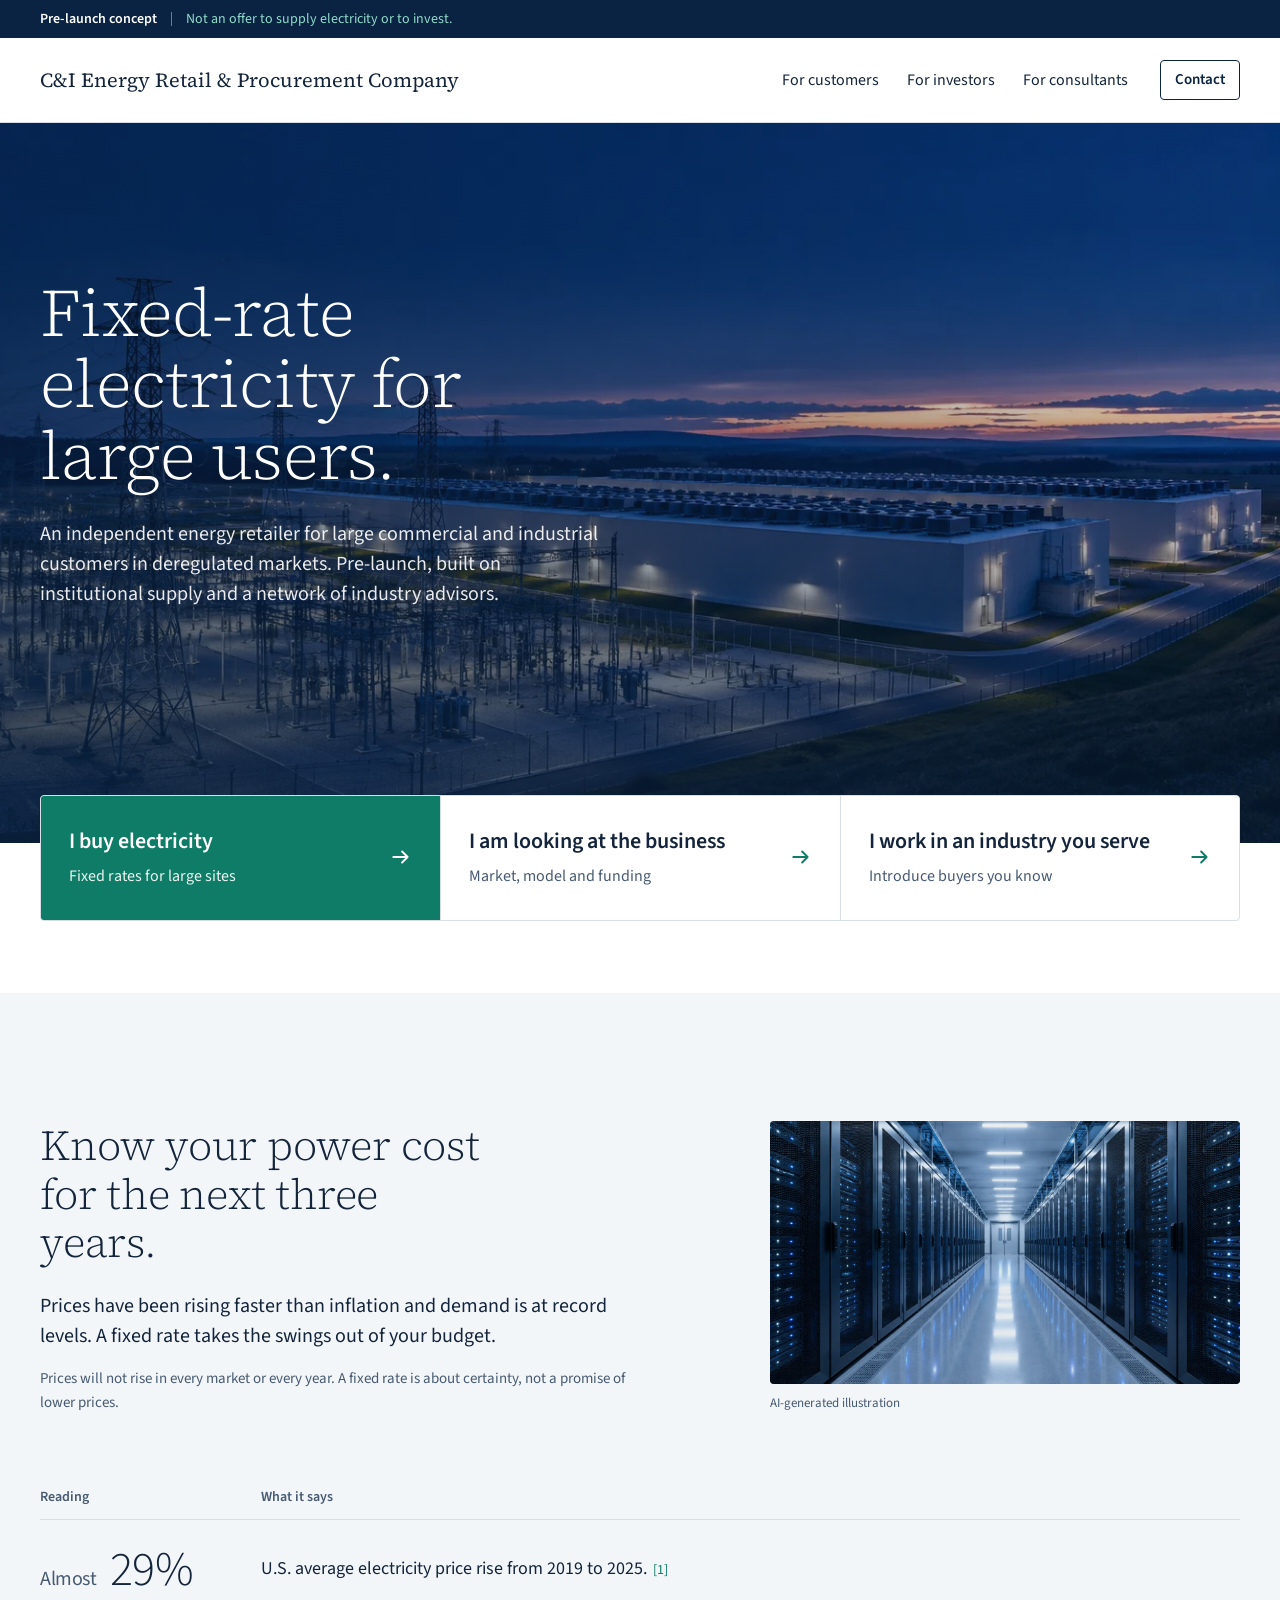
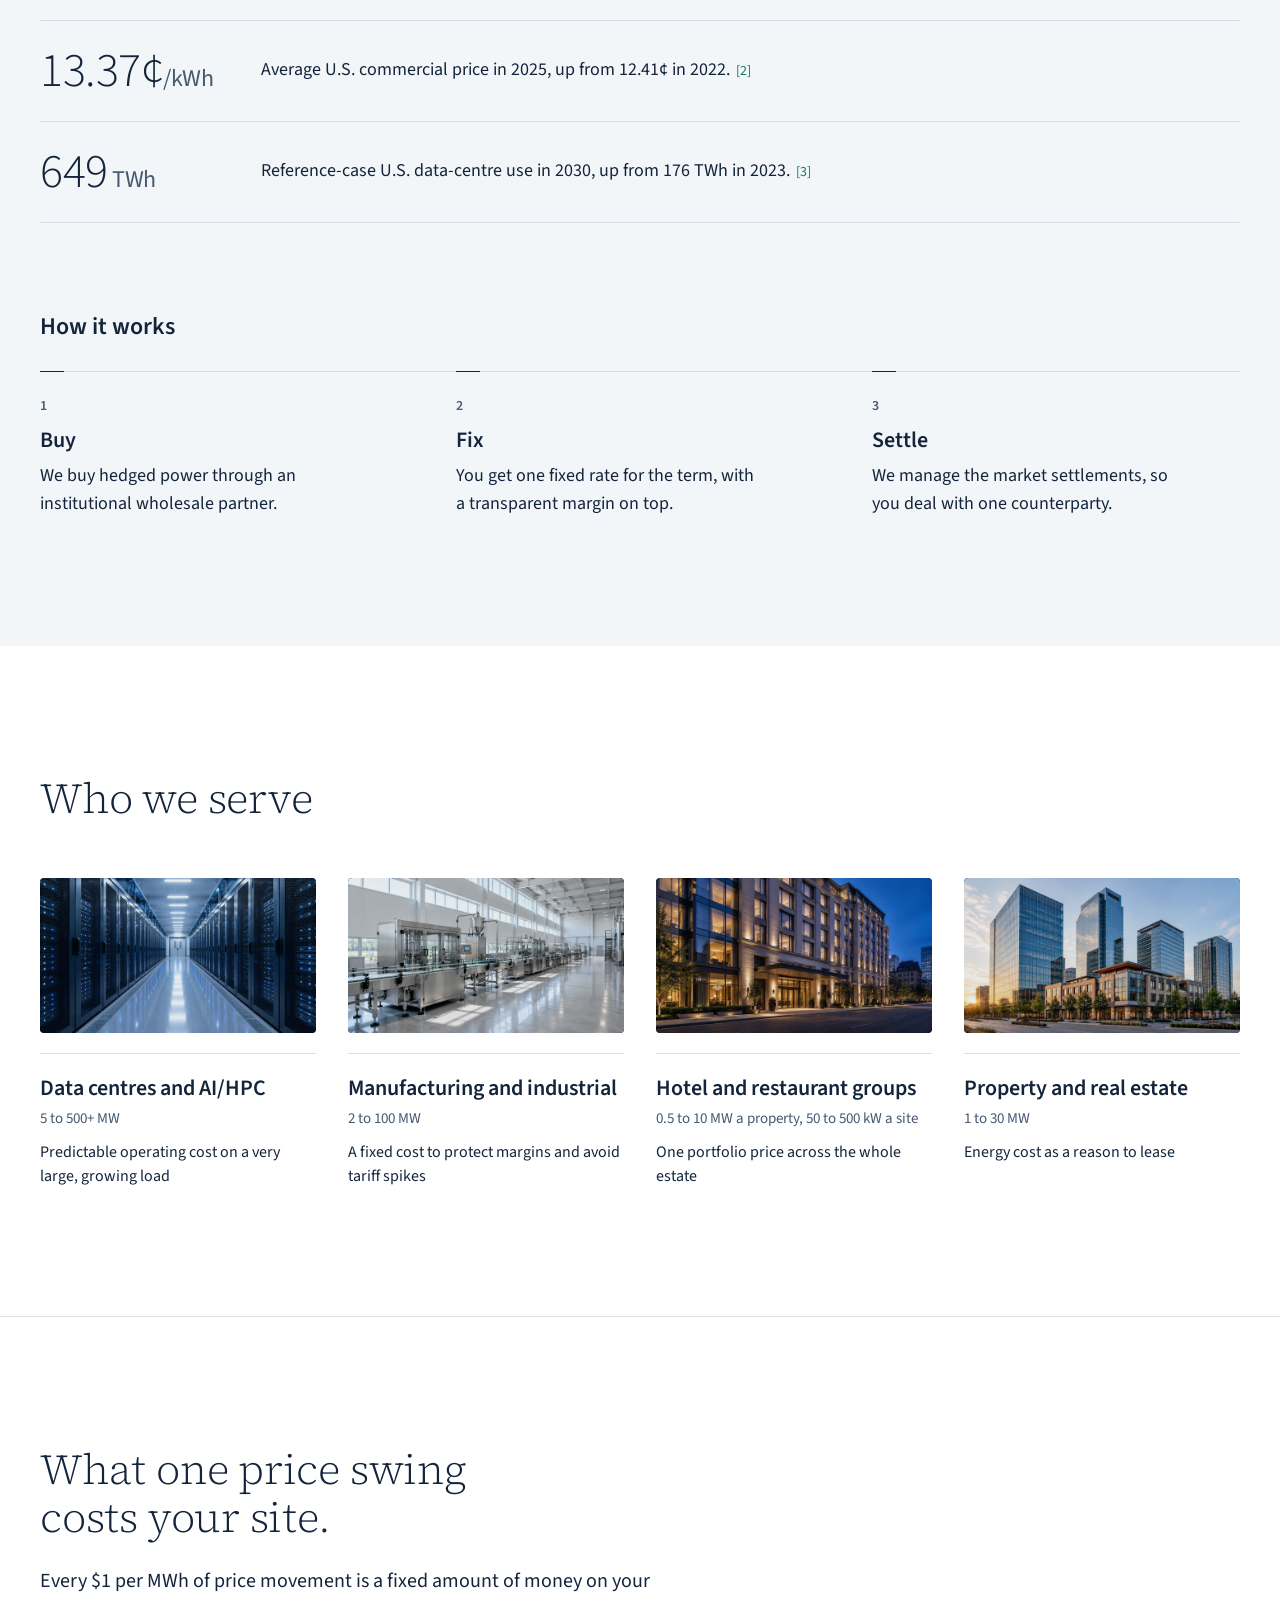
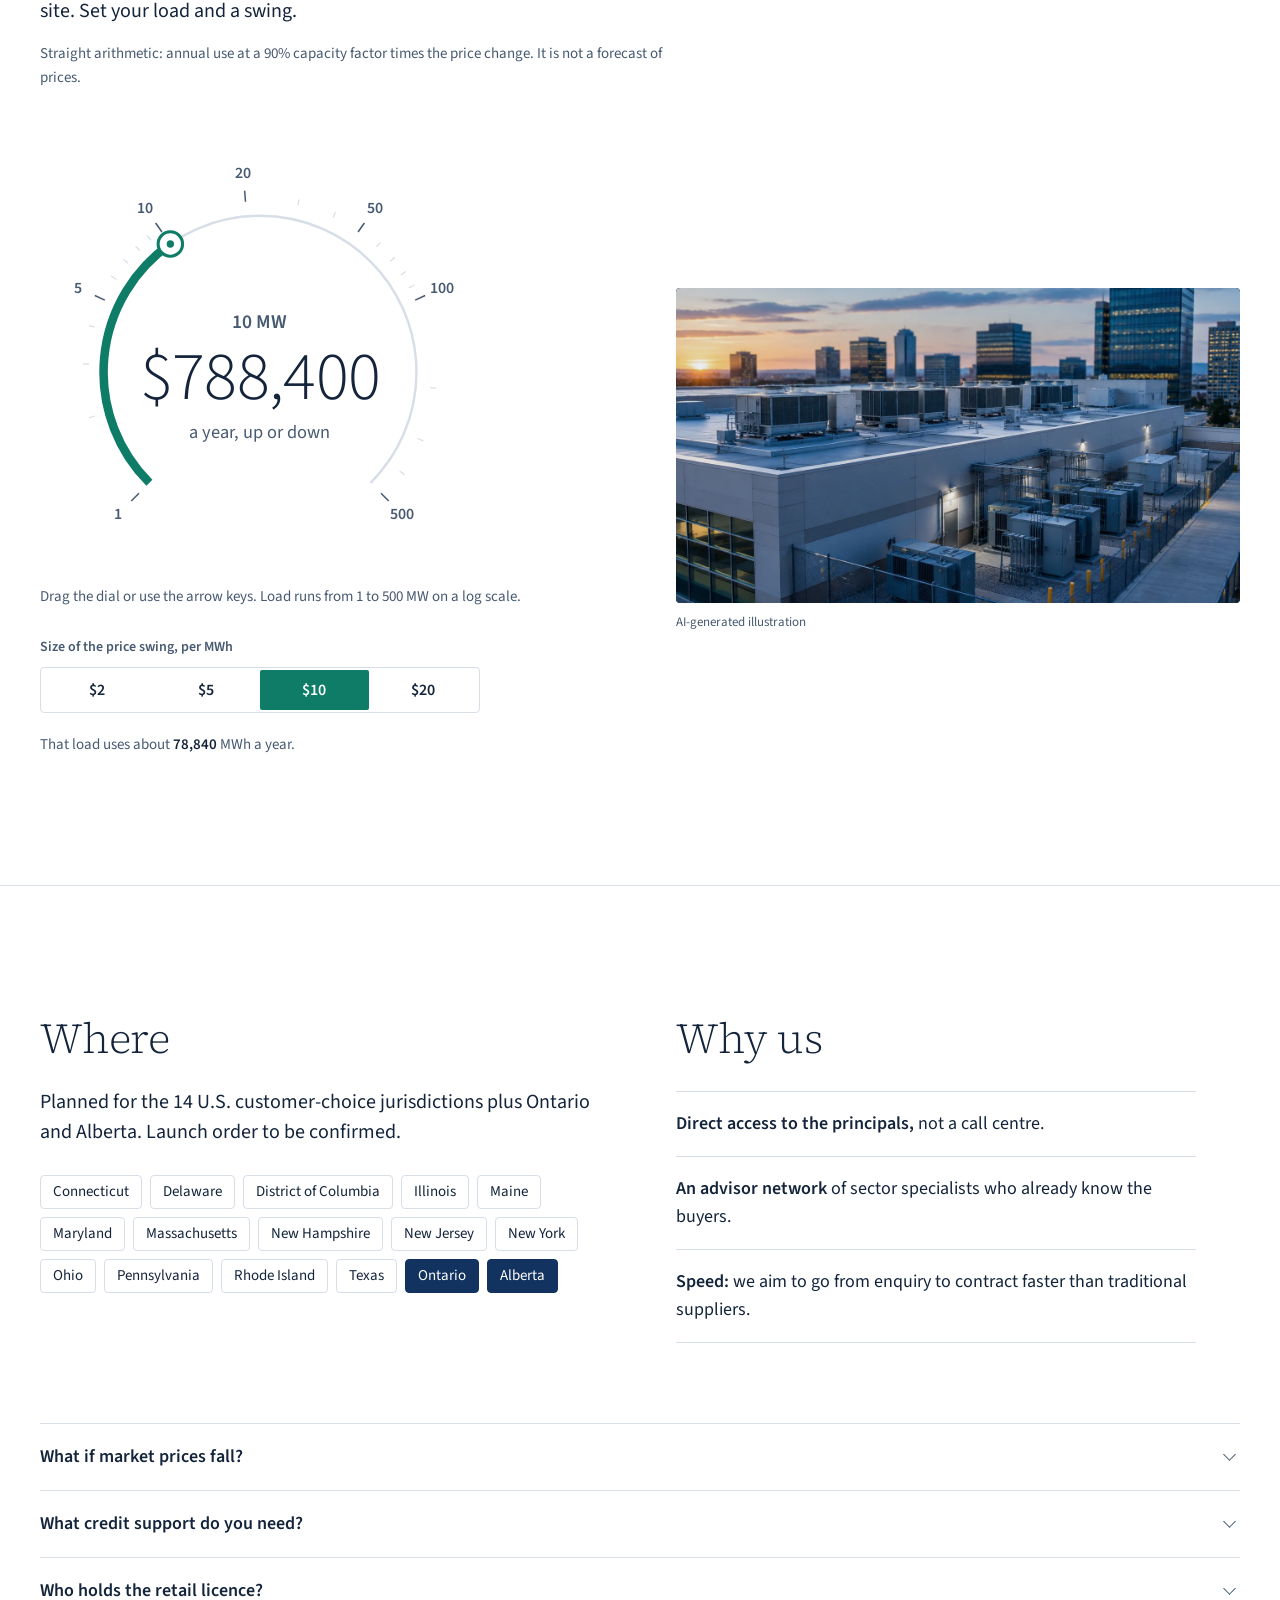
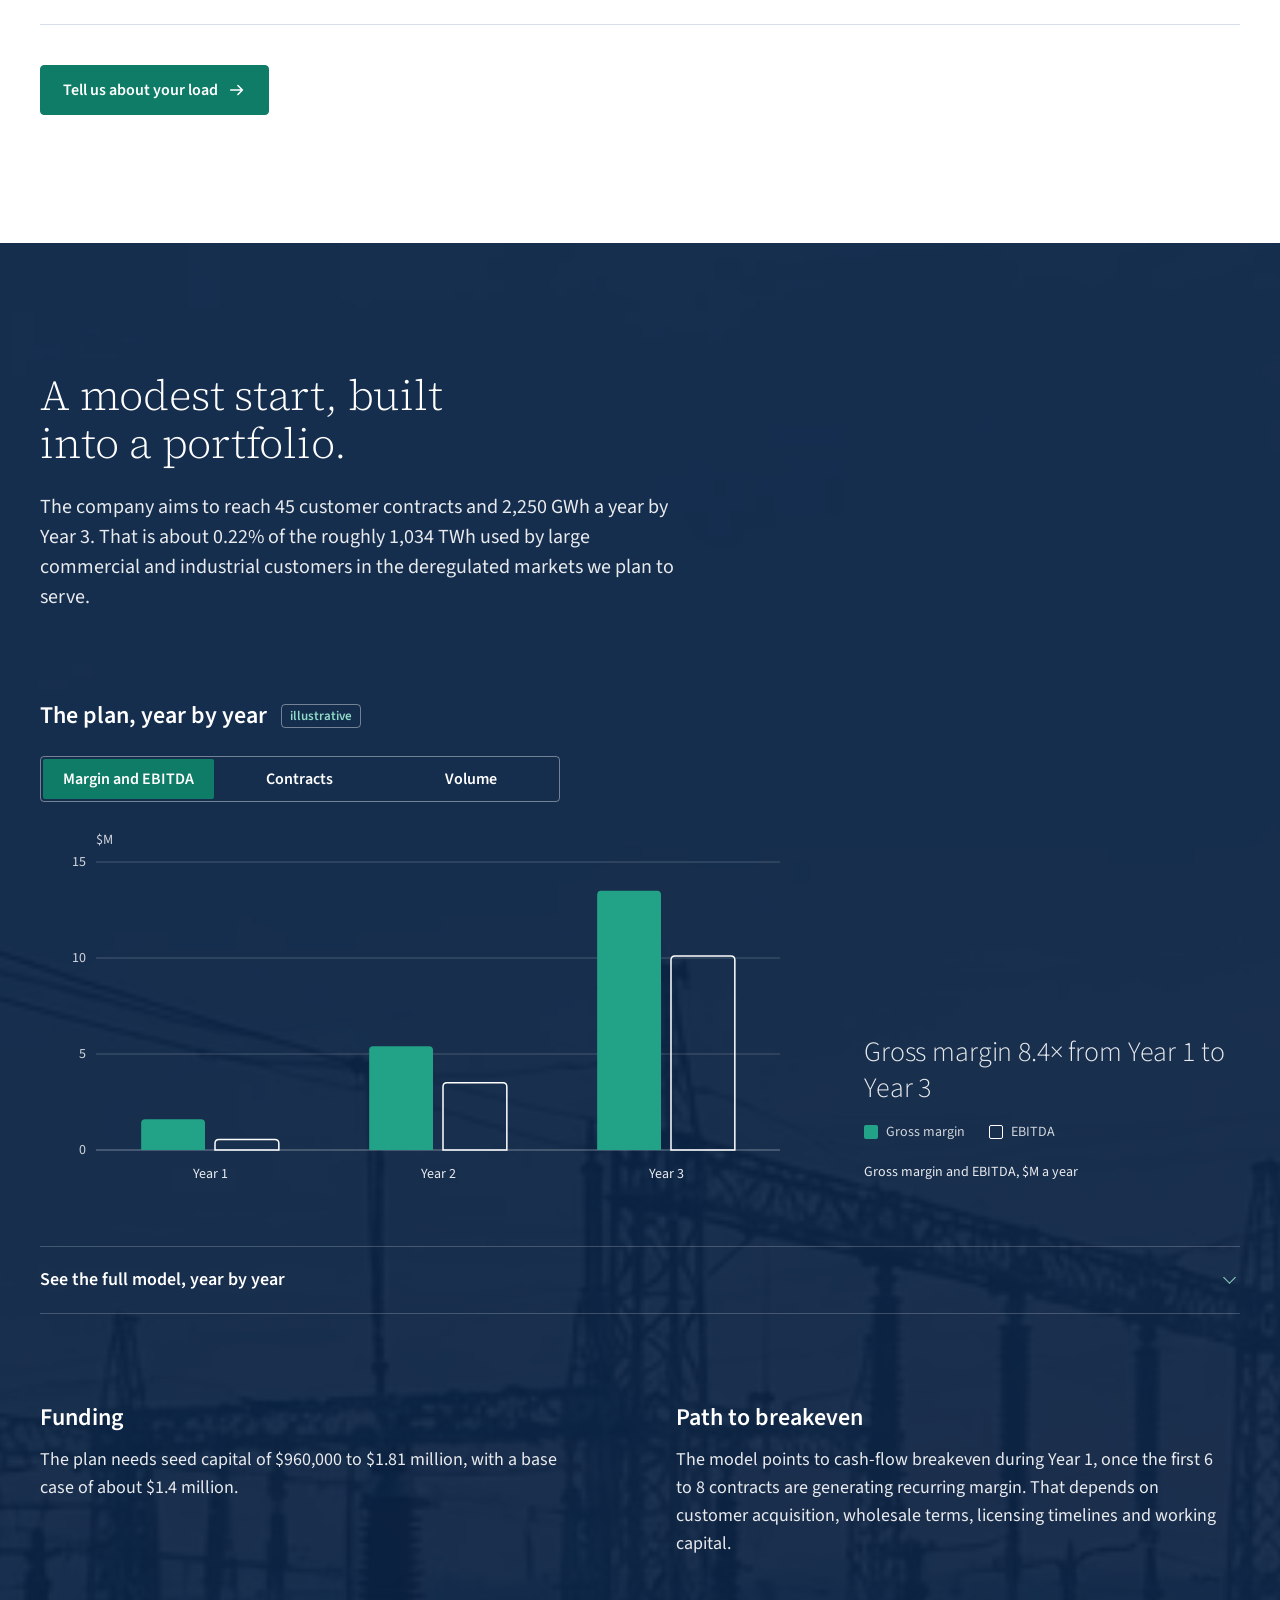
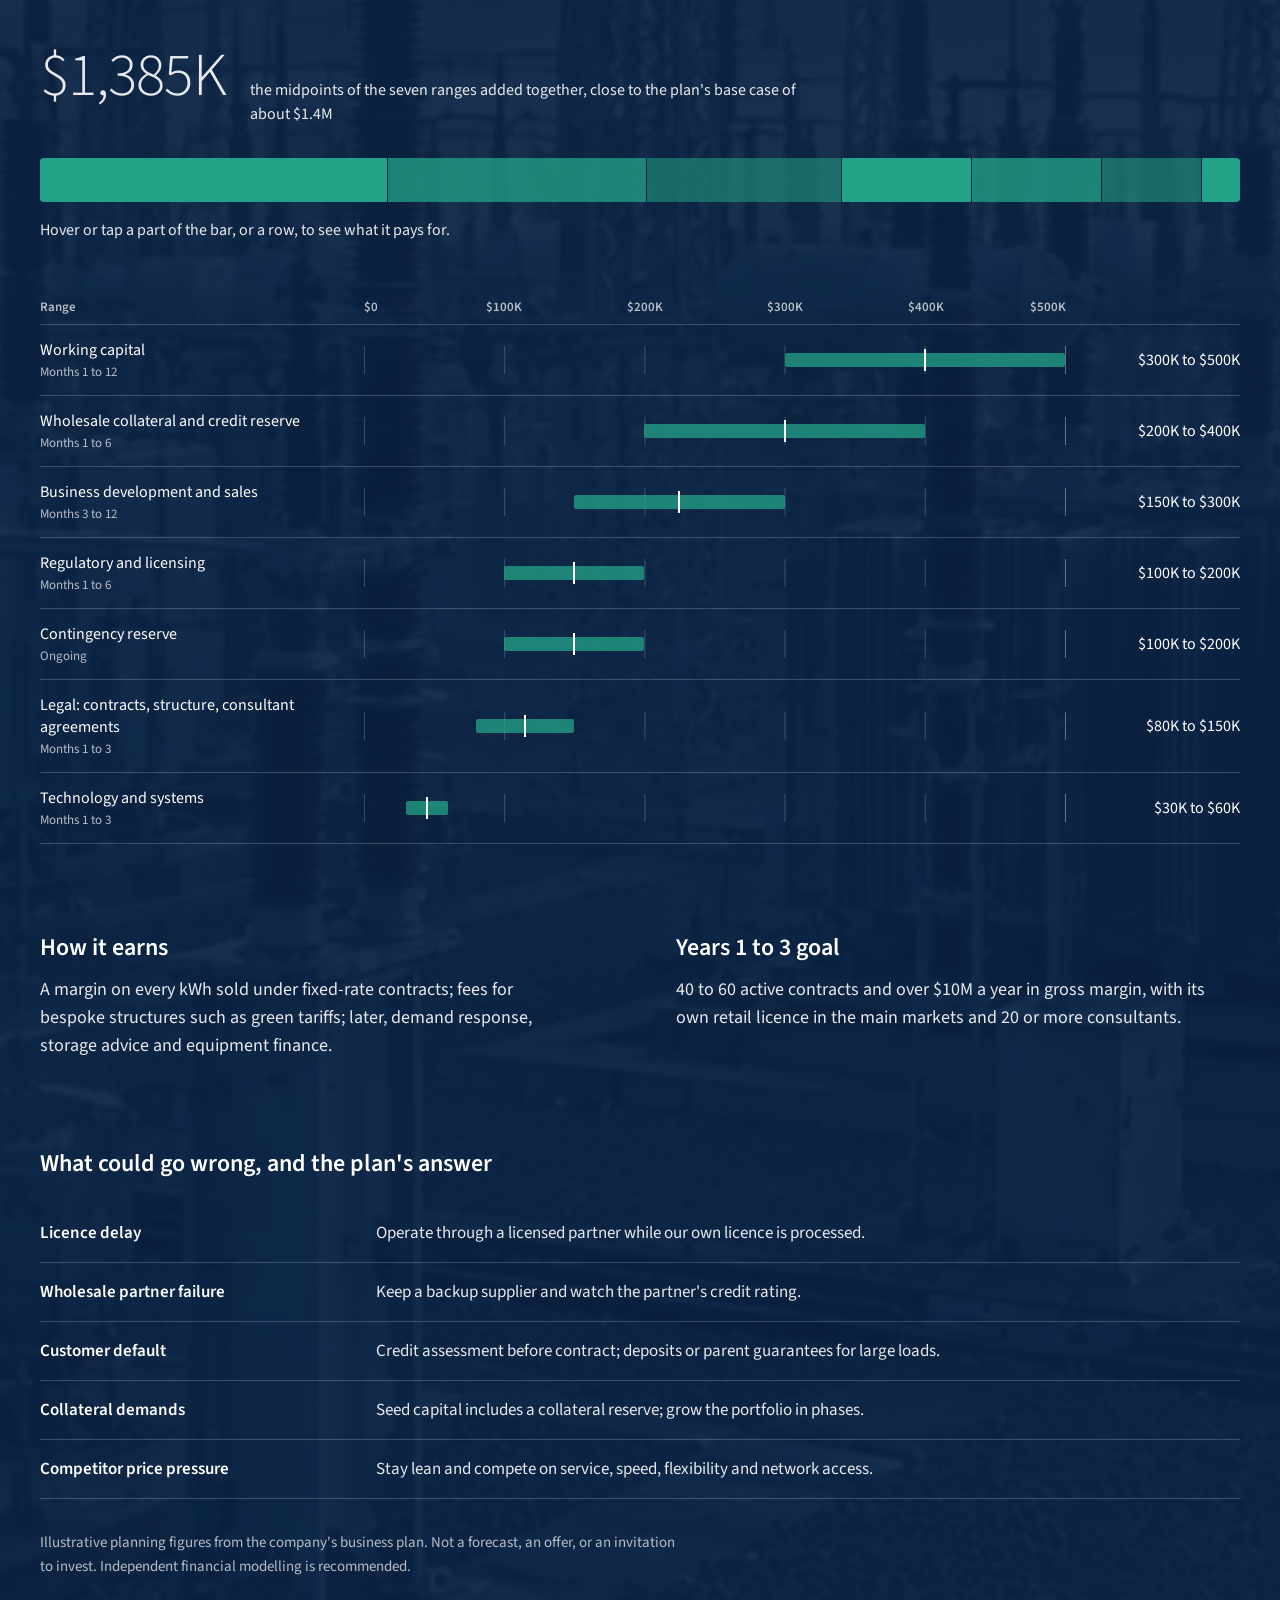
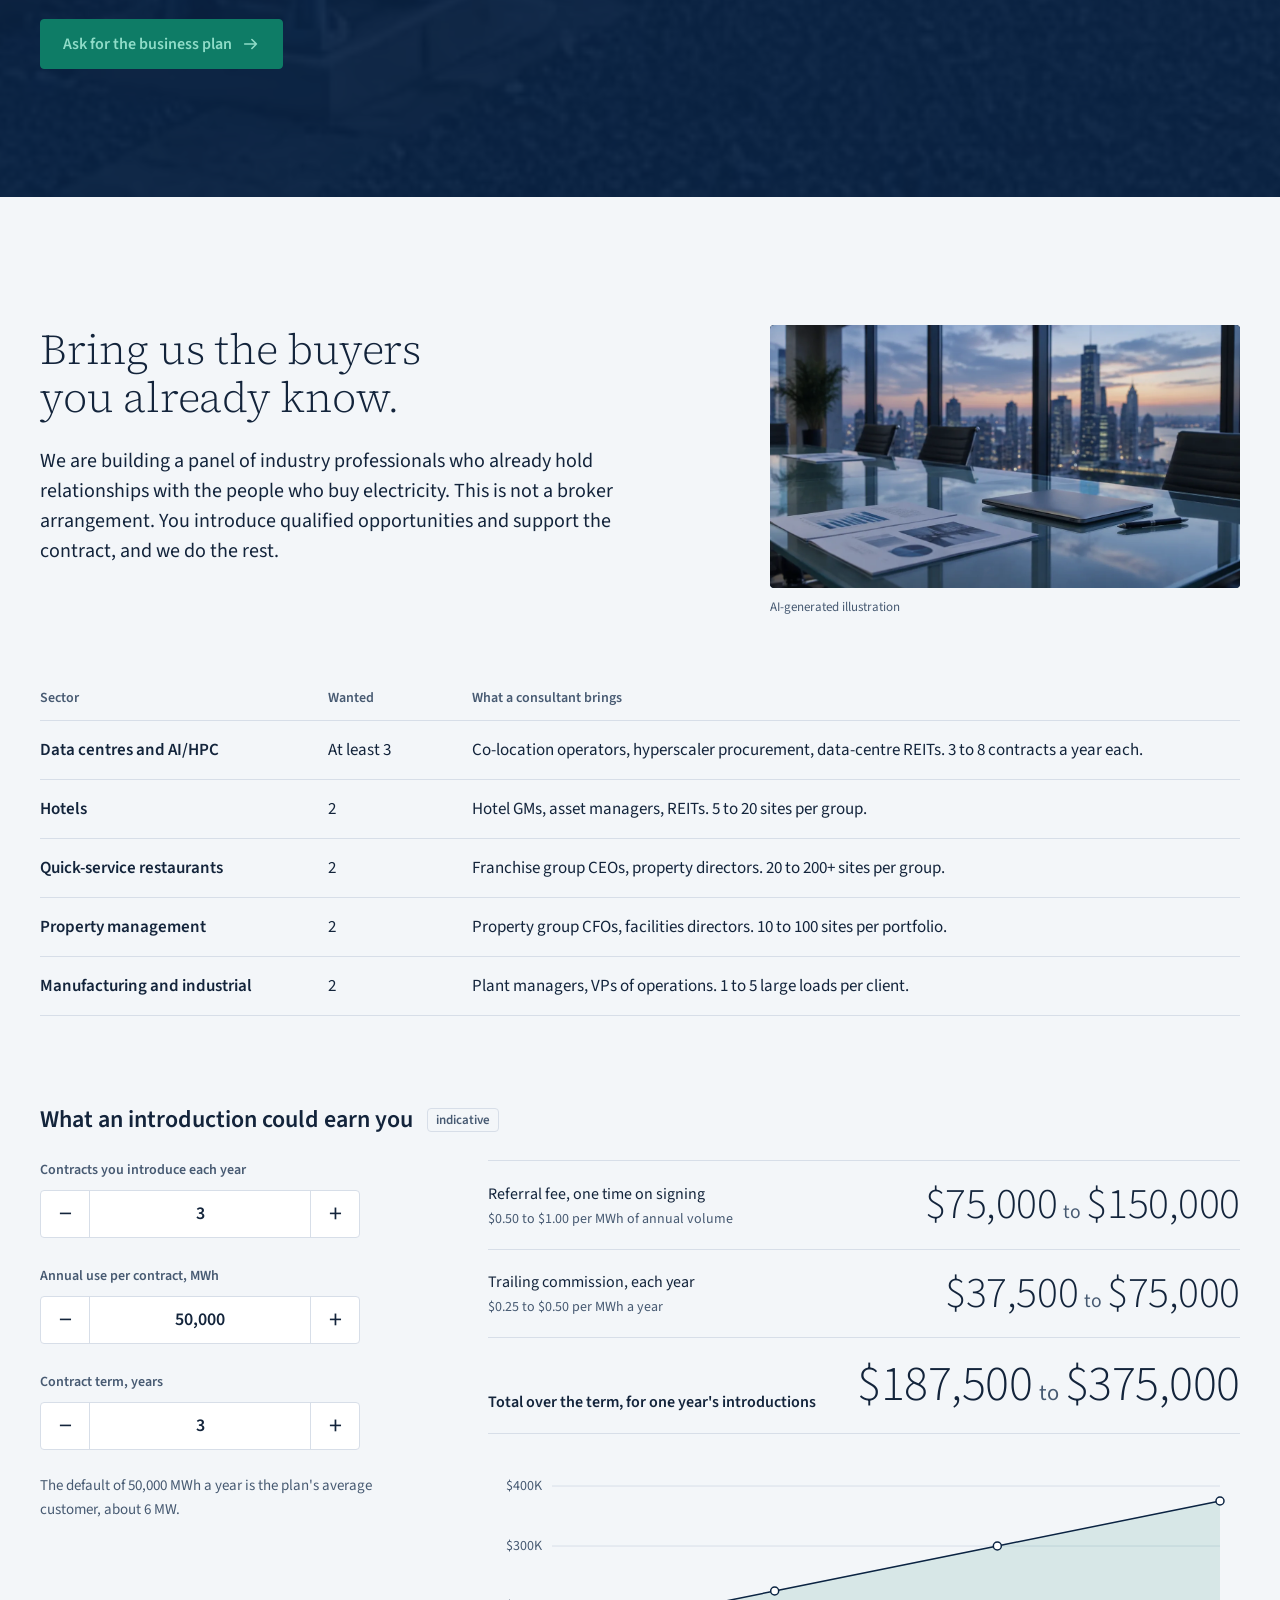
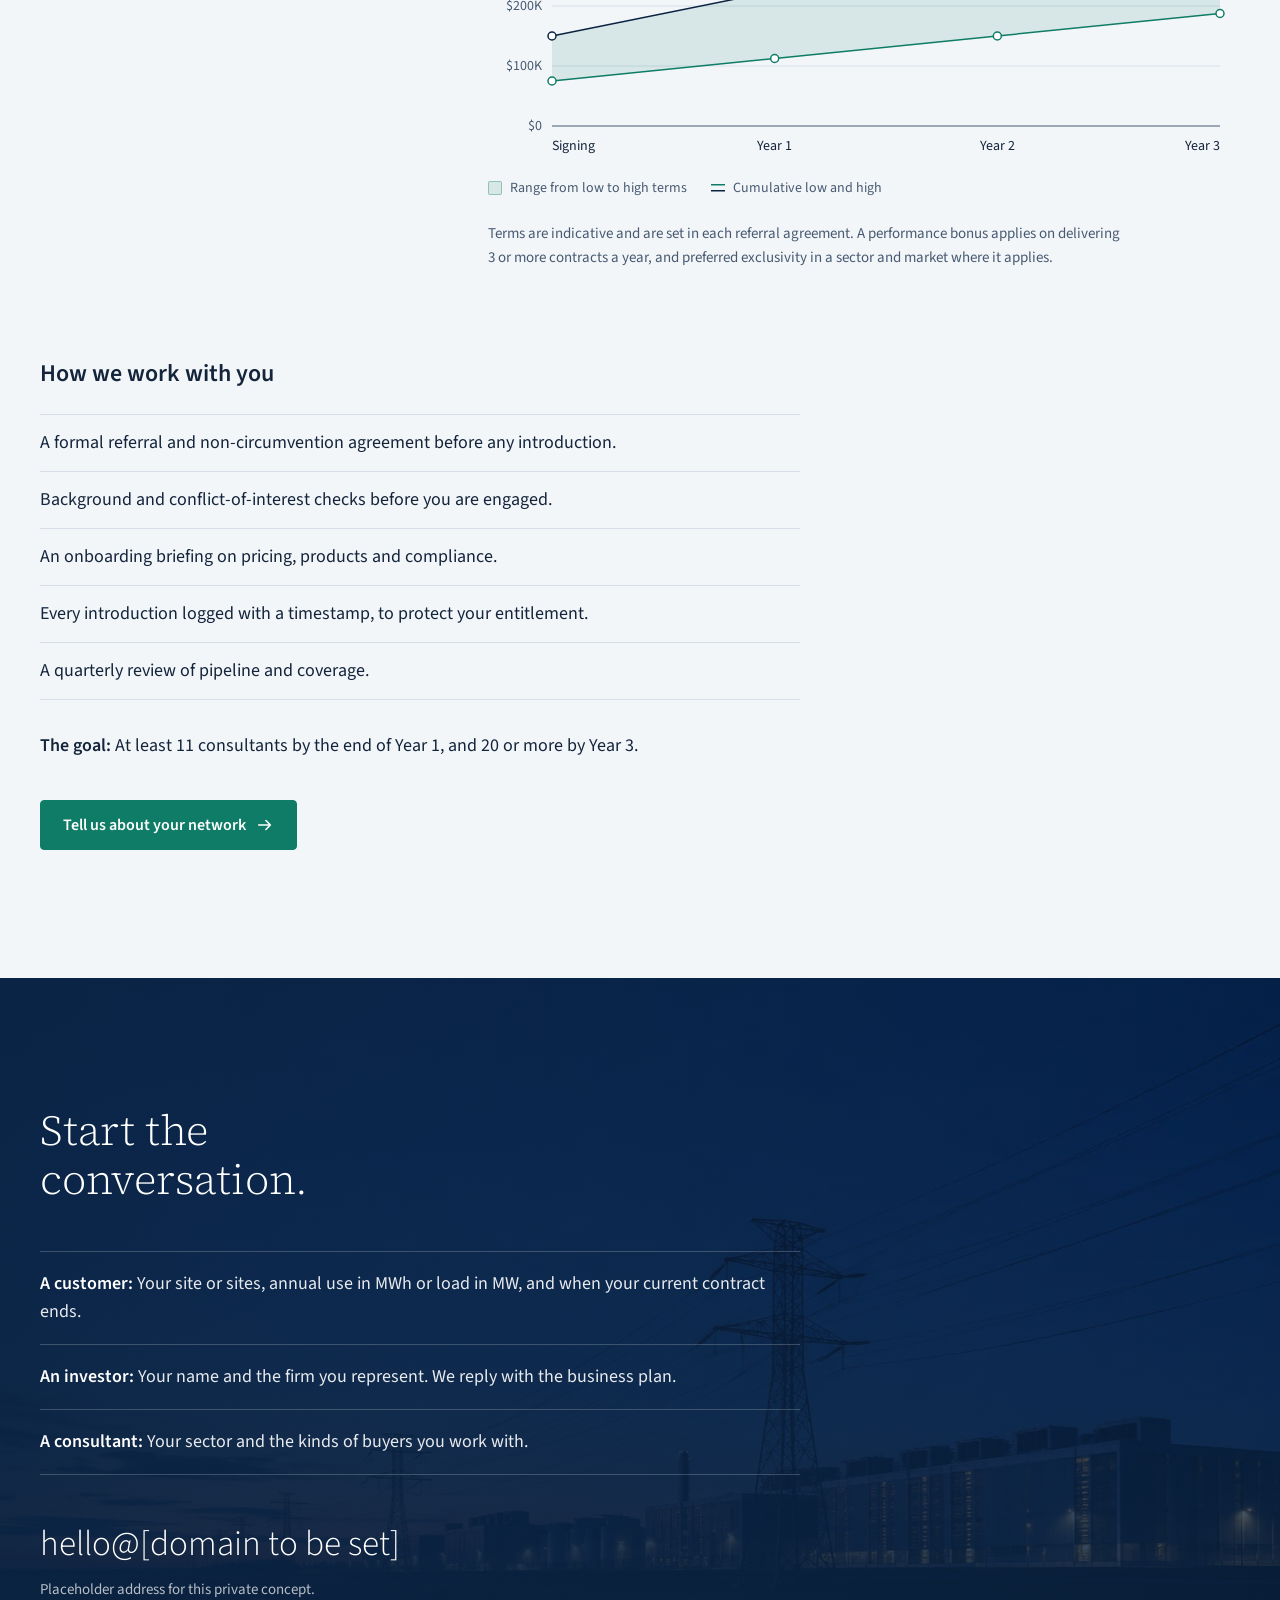
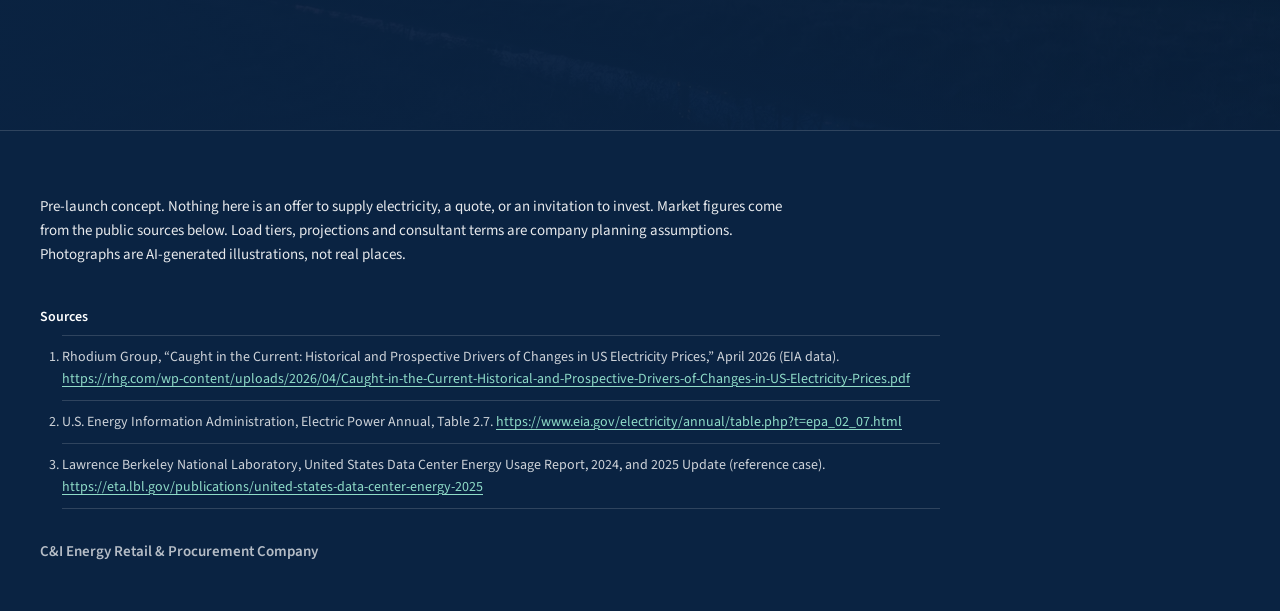
<file: a/index.html>
<!doctype html>
<html lang="en">
<head>
<meta charset="utf-8">
<meta name="viewport" content="width=device-width, initial-scale=1">
<meta name="robots" content="noindex">
<title>C&amp;I Energy Retail &amp; Procurement Company</title>
<meta name="description" content="An independent energy retailer for large commercial and industrial customers in deregulated markets. Pre-launch, built on institutional supply and a network of industry advisors.">
<link rel="preload" href="assets/fonts/source-serif-4-latin.woff2" as="font" type="font/woff2" crossorigin>
<link rel="preload" href="assets/fonts/source-sans-3-latin.woff2" as="font" type="font/woff2" crossorigin>
<link rel="stylesheet" href="styles.css">
</head>
<body>
<a class="skip" href="#main">Skip to content</a>

<div class="notice" role="region" aria-label="Pre-launch notice">
  <p class="container"><strong>Pre-launch concept</strong><span class="notice__sep" aria-hidden="true"></span><span class="notice__note">Not an offer to supply electricity or to invest.</span></p>
</div>

<header class="header" id="header">
  <div class="container header__row">
    <a class="wordmark" href="#top">C&amp;I Energy Retail &amp; Procurement Company</a>
    <nav class="nav" aria-label="Primary">
      <a href="#customers">For customers</a>
      <a href="#investors">For investors</a>
      <a href="#consultants">For consultants</a>
    </nav>
    <a class="btn btn--secondary btn--small header__contact" href="#contact">Contact</a>
  </div>
</header>

<main id="main">

  <!-- Hero -->
  <section class="hero" id="top" aria-labelledby="hero-h">
    <div class="hero__media">
      <img src="assets/campus.webp" width="1344" height="752" fetchpriority="high" alt="Aerial view of a data-centre campus and its substation at dusk, with transmission towers in the foreground (AI-generated illustration)">
    </div>
    <div class="container hero__content">
      <h1 id="hero-h">Fixed-rate electricity for large users.</h1>
      <p class="lede">An independent energy retailer for large commercial and industrial customers in deregulated markets. Pre-launch, built on institutional supply and a network of industry advisors.</p>
    </div>
  </section>
  <div class="hero-foot">
    <div class="container">
      <nav class="doors" aria-label="Choose your path">
        <a class="door door--primary" href="#customers">
          <span class="door__title">I buy electricity</span>
          <span class="door__sub">Fixed rates for large sites</span>
          <svg class="arrow" viewBox="0 0 20 20" aria-hidden="true" focusable="false"><path d="M3 10h13M11 5l5 5-5 5"/></svg>
        </a>
        <a class="door" href="#investors">
          <span class="door__title">I am looking at the business</span>
          <span class="door__sub">Market, model and funding</span>
          <svg class="arrow" viewBox="0 0 20 20" aria-hidden="true" focusable="false"><path d="M3 10h13M11 5l5 5-5 5"/></svg>
        </a>
        <a class="door" href="#consultants">
          <span class="door__title">I work in an industry you serve</span>
          <span class="door__sub">Introduce buyers you know</span>
          <svg class="arrow" viewBox="0 0 20 20" aria-hidden="true" focusable="false"><path d="M3 10h13M11 5l5 5-5 5"/></svg>
        </a>
      </nav>
    </div>
  </div>

  <!-- Customers -->
  <section class="section band" id="customers" aria-labelledby="cust-h">
    <div class="container">
      <div class="split" data-reveal>
        <div class="split__text">
          <h2 id="cust-h">Know your power cost for the next three years.</h2>
          <p class="intro">Prices have been rising faster than inflation and demand is at record levels. A fixed rate takes the swings out of your budget.</p>
          <p class="small">Prices will not rise in every market or every year. A fixed rate is about certainty, not a promise of lower prices.</p>
        </div>
        <figure class="photo">
          <span class="photo__frame"><img src="assets/datahall.webp" width="1344" height="752" loading="lazy" alt="Aisle between rows of server racks in a data hall (AI-generated illustration)"></span>
          <figcaption>AI-generated illustration</figcaption>
        </figure>
      </div>

      <table class="readings" data-reveal>
        <thead>
          <tr><th scope="col">Reading</th><th scope="col">What it says</th></tr>
        </thead>
        <tbody>
          <tr>
            <td class="readings__figure"><span class="figure__pre">Almost</span> 29%</td>
            <td class="readings__text">U.S. average electricity price rise from 2019 to 2025. <a class="fn" href="#src-1" aria-label="Source 1">[1]</a></td>
          </tr>
          <tr>
            <td class="readings__figure">13.37¢<span class="figure__unit">/kWh</span></td>
            <td class="readings__text">Average U.S. commercial price in 2025, up from 12.41¢ in 2022. <a class="fn" href="#src-2" aria-label="Source 2">[2]</a></td>
          </tr>
          <tr>
            <td class="readings__figure">649<span class="figure__unit"> TWh</span></td>
            <td class="readings__text">Reference-case U.S. data-centre use in 2030, up from 176 TWh in 2023. <a class="fn" href="#src-3" aria-label="Source 3">[3]</a></td>
          </tr>
        </tbody>
      </table>

      <div class="how" data-reveal>
        <h3>How it works</h3>
        <ol class="steps">
          <li class="step">
            <span class="step__num" aria-hidden="true">1</span>
            <h4 class="step__title">Buy</h4>
            <p>We buy hedged power through an institutional wholesale partner.</p>
          </li>
          <li class="step">
            <span class="step__num" aria-hidden="true">2</span>
            <h4 class="step__title">Fix</h4>
            <p>You get one fixed rate for the term, with a transparent margin on top.</p>
          </li>
          <li class="step">
            <span class="step__num" aria-hidden="true">3</span>
            <h4 class="step__title">Settle</h4>
            <p>We manage the market settlements, so you deal with one counterparty.</p>
          </li>
        </ol>
      </div>
    </div>
  </section>

  <!-- Who we serve -->
  <section class="section" id="serve" aria-labelledby="serve-h">
    <div class="container">
      <h2 id="serve-h" data-reveal>Who we serve</h2>
      <ul class="tiles" data-reveal>
        <li class="tile">
          <span class="photo__frame"><img src="assets/datahall.webp" width="1344" height="752" loading="lazy" alt="Server racks in a data hall (AI-generated illustration)"></span>
          <h3 class="tile__title">Data centres and AI/HPC</h3>
          <p class="tile__fact">5 to 500+ MW</p>
          <p class="tile__text">Predictable operating cost on a very large, growing load</p>
        </li>
        <li class="tile">
          <span class="photo__frame"><img src="assets/plant.webp" width="1344" height="752" loading="lazy" alt="Stainless-steel processing line in a bright factory hall (AI-generated illustration)"></span>
          <h3 class="tile__title">Manufacturing and industrial</h3>
          <p class="tile__fact">2 to 100 MW</p>
          <p class="tile__text">A fixed cost to protect margins and avoid tariff spikes</p>
        </li>
        <li class="tile">
          <span class="photo__frame"><img class="is-warm" src="assets/hotel.webp" width="1344" height="752" loading="lazy" alt="Lit stone facade of a city hotel at dusk (AI-generated illustration)"></span>
          <h3 class="tile__title">Hotel and restaurant groups</h3>
          <p class="tile__fact">0.5 to 10 MW a property, 50 to 500 kW a site</p>
          <p class="tile__text">One portfolio price across the whole estate</p>
        </li>
        <li class="tile">
          <span class="photo__frame"><img class="is-warm" src="assets/offices.webp" width="1344" height="752" loading="lazy" alt="Glass office towers above a low commercial block at sunset (AI-generated illustration)"></span>
          <h3 class="tile__title">Property and real estate</h3>
          <p class="tile__fact">1 to 30 MW</p>
          <p class="tile__text">Energy cost as a reason to lease</p>
        </li>
      </ul>
    </div>
  </section>

  <!-- Tool 1: swing dial -->
  <section class="section rule-top" id="swing" aria-labelledby="swing-h">
    <div class="container">
      <div class="section-head" data-reveal>
        <h2 id="swing-h">What one price swing costs your site.</h2>
        <p class="intro">Every $1 per MWh of price movement is a fixed amount of money on your site. Set your load and a swing.</p>
        <p class="small">Straight arithmetic: annual use at a 90% capacity factor times the price change. It is not a forecast of prices.</p>
      </div>
      <div class="split split--tool" data-reveal>
        <div class="instrument" id="dial-tool">
          <div class="dial-wrap">
            <div class="dial" id="dial" role="slider" tabindex="0" aria-label="Site load in megawatts" aria-valuemin="1" aria-valuemax="500" aria-valuenow="10" aria-valuetext="10 megawatts" aria-describedby="dial-help">
              <svg class="dial__svg" viewBox="0 0 360 330" aria-hidden="true" focusable="false"></svg>
            </div>
            <p class="sr-only" id="dial-sr">10 MW: $788,400 a year, up or down.</p>
          </div>
          <p class="help" id="dial-help">Drag the dial or use the arrow keys. Load runs from 1 to 500 MW on a log scale.</p>
          <div class="field">
            <span class="label" id="swing-label">Size of the price swing, per MWh</span>
            <div class="seg" role="radiogroup" aria-labelledby="swing-label" id="swing-seg">
              <span class="seg__thumb" aria-hidden="true"></span>
              <button type="button" role="radio" aria-checked="false" data-value="2" tabindex="-1">$2</button>
              <button type="button" role="radio" aria-checked="false" data-value="5" tabindex="-1">$5</button>
              <button type="button" role="radio" aria-checked="true" data-value="10" tabindex="0">$10</button>
              <button type="button" role="radio" aria-checked="false" data-value="20" tabindex="-1">$20</button>
            </div>
          </div>
          <p class="help">That load uses about <strong class="num" id="dial-mwh">78,840</strong> MWh a year.</p>
          <p class="sr-only" aria-live="polite" id="dial-live"></p>
        </div>
        <figure class="photo">
          <span class="photo__frame"><img class="is-warm" src="assets/rooftop.webp" width="1344" height="752" loading="lazy" alt="Rooftop chillers and transformers on a commercial building at sunset (AI-generated illustration)"></span>
          <figcaption>AI-generated illustration</figcaption>
        </figure>
      </div>
    </div>
  </section>

  <!-- Where / why us -->
  <section class="section rule-top" id="where" aria-labelledby="where-h">
    <div class="container">
      <div class="split split--even" data-reveal>
        <div>
          <h2 id="where-h">Where</h2>
          <p class="intro">Planned for the 14 U.S. customer-choice jurisdictions plus Ontario and Alberta. Launch order to be confirmed.</p>
          <ul class="chips">
            <li class="chip">Connecticut</li>
            <li class="chip">Delaware</li>
            <li class="chip">District of Columbia</li>
            <li class="chip">Illinois</li>
            <li class="chip">Maine</li>
            <li class="chip">Maryland</li>
            <li class="chip">Massachusetts</li>
            <li class="chip">New Hampshire</li>
            <li class="chip">New Jersey</li>
            <li class="chip">New York</li>
            <li class="chip">Ohio</li>
            <li class="chip">Pennsylvania</li>
            <li class="chip">Rhode Island</li>
            <li class="chip">Texas</li>
            <li class="chip chip--ca">Ontario<span class="sr-only"> (Canada)</span></li>
            <li class="chip chip--ca">Alberta<span class="sr-only"> (Canada)</span></li>
          </ul>
        </div>
        <div>
          <h2 id="why-h">Why us</h2>
          <ul class="statements" aria-labelledby="why-h">
            <li><strong>Direct access to the principals,</strong> not a call centre.</li>
            <li><strong>An advisor network</strong> of sector specialists who already know the buyers.</li>
            <li><strong>Speed:</strong> we aim to go from enquiry to contract faster than traditional suppliers.</li>
          </ul>
        </div>
      </div>

      <div class="disclosures" data-reveal>
        <details>
          <summary>What if market prices fall?</summary>
          <p>You still pay your fixed rate. That is the trade for certainty.</p>
        </details>
        <details>
          <summary>What credit support do you need?</summary>
          <p>We assess credit before signing. For large loads we may ask for a deposit or a parent guarantee.</p>
        </details>
        <details>
          <summary>Who holds the retail licence?</summary>
          <p>Not confirmed yet. The plan is to begin through a licensed partner while applying for our own.</p>
        </details>
      </div>
      <p class="actions" data-reveal>
        <a class="btn btn--primary" href="#contact">Tell us about your load<svg class="arrow" viewBox="0 0 20 20" aria-hidden="true" focusable="false"><path d="M3 10h13M11 5l5 5-5 5"/></svg></a>
      </p>
    </div>
  </section>

  <!-- Investors -->
  <section class="section navy" id="investors" aria-labelledby="inv-h">
    <img class="section__bg" src="assets/substation.webp" width="1344" height="752" loading="lazy" alt="">
    <div class="container">
      <div class="section-head" data-reveal>
        <h2 id="inv-h">A modest start, built into a portfolio.</h2>
        <p class="intro">The company aims to reach 45 customer contracts and 2,250 GWh a year by Year 3. That is about 0.22% of the roughly 1,034 TWh used by large commercial and industrial customers in the deregulated markets we plan to serve.</p>
      </div>

      <!-- Tool 2: plan chart -->
      <div class="tool plan" id="plan-tool" data-reveal>
        <div class="plan__chart">
          <div class="tool__head">
            <h3 id="plan-h">The plan, year by year</h3>
            <span class="tag">illustrative</span>
          </div>
          <div class="seg seg--navy" role="radiogroup" aria-label="Measure shown in the chart" id="plan-seg">
            <span class="seg__thumb" aria-hidden="true"></span>
            <button type="button" role="radio" aria-checked="true" data-measure="margin" tabindex="0">Margin and EBITDA</button>
            <button type="button" role="radio" aria-checked="false" data-measure="contracts" tabindex="-1">Contracts</button>
            <button type="button" role="radio" aria-checked="false" data-measure="volume" tabindex="-1">Volume</button>
          </div>
          <div class="chart" id="plan-chart">
            <svg role="group" aria-labelledby="plan-h" aria-describedby="plan-desc"></svg>
            <div class="chart__tip" role="presentation" hidden></div>
          </div>
          <p class="sr-only" id="plan-desc">Bar chart of gross margin, EBITDA, contracts and volume for Years 1 to 3. The same figures are in the table under "See the full model, year by year".</p>
        </div>
        <div class="plan__side">
          <p class="plan__note num" id="plan-note">Gross margin 8.4× from Year 1 to Year 3</p>
          <ul class="legend" id="plan-legend" aria-label="Legend">
            <li><span class="swatch swatch--fill" aria-hidden="true"></span>Gross margin</li>
            <li><span class="swatch swatch--hollow" aria-hidden="true"></span>EBITDA</li>
          </ul>
          <p class="plan__unit" id="plan-unit">$M, illustrative planning figures</p>
        </div>
      </div>

      <details class="disclosure disclosure--navy model-details" data-reveal>
        <summary>See the full model, year by year</summary>
        <table class="model">
          <thead>
            <tr><th scope="col"><span class="sr-only">Line</span></th><th scope="col">Year 1</th><th scope="col">Year 2</th><th scope="col">Year 3</th></tr>
          </thead>
          <tbody>
            <tr><th scope="row">Active contracts at year end</th><td>8</td><td>22</td><td>45</td></tr>
            <tr><th scope="row">Annual volume</th><td>320 GWh</td><td>990 GWh</td><td>2,250 GWh</td></tr>
            <tr><th scope="row">Average adder per MWh</th><td>$5</td><td>$5.50</td><td>$6</td></tr>
            <tr><th scope="row">Gross margin</th><td>~$1.6M</td><td>~$5.4M</td><td>~$13.5M</td></tr>
            <tr><th scope="row">Operating costs</th><td>~$0.9M</td><td>~$1.5M</td><td>~$2.5M</td></tr>
            <tr><th scope="row">Consultant costs</th><td>~$150K</td><td>~$400K</td><td>~$900K</td></tr>
            <tr class="model__total"><th scope="row">EBITDA</th><td>~$0.55M</td><td>~$3.5M</td><td>~$10.1M</td></tr>
            <tr><th scope="row">EBITDA margin</th><td>~34%</td><td>~65%</td><td>~75%</td></tr>
          </tbody>
        </table>
      </details>

      <div class="split split--even prose-pair" data-reveal>
        <div>
          <h3>Funding</h3>
          <p>The plan needs seed capital of $960,000 to $1.81 million, with a base case of about $1.4 million.</p>
        </div>
        <div>
          <h3>Path to breakeven</h3>
          <p>The model points to cash-flow breakeven during Year 1, once the first 6 to 8 contracts are generating recurring margin. That depends on customer acquisition, wholesale terms, licensing timelines and working capital.</p>
        </div>
      </div>

      <!-- Tool 3: funding composition -->
      <div class="tool funding" id="funding-tool" data-reveal>
        <div class="funding__head">
          <p class="figure-xl num" id="funding-total">$1,385K</p>
          <p class="funding__caption">the midpoints of the seven ranges added together, close to the plan's base case of about $1.4M</p>
        </div>
        <div class="stack" role="group" aria-label="Funding composition, midpoint of each range as a share of $1,385K">
          <button type="button" class="stack__seg" style="--w:28.88%" data-i="0" aria-label="Working capital, midpoint $400K, 29% of the total"></button>
          <button type="button" class="stack__seg" style="--w:21.66%" data-i="1" aria-label="Wholesale collateral and credit reserve, midpoint $300K, 22% of the total"></button>
          <button type="button" class="stack__seg" style="--w:16.25%" data-i="2" aria-label="Business development and sales, midpoint $225K, 16% of the total"></button>
          <button type="button" class="stack__seg" style="--w:10.83%" data-i="3" aria-label="Regulatory and licensing, midpoint $150K, 11% of the total"></button>
          <button type="button" class="stack__seg" style="--w:10.83%" data-i="4" aria-label="Contingency reserve, midpoint $150K, 11% of the total"></button>
          <button type="button" class="stack__seg" style="--w:8.30%" data-i="5" aria-label="Legal: contracts, structure, consultant agreements, midpoint $115K, 8% of the total"></button>
          <button type="button" class="stack__seg" style="--w:3.25%" data-i="6" aria-label="Technology and systems, midpoint $45K, 3% of the total"></button>
        </div>
        <p class="funding__live" id="funding-caption" aria-live="polite">Hover or tap a part of the bar, or a row, to see what it pays for.</p>
        <div class="ranges">
          <div class="ranges__axis" aria-hidden="true">
            <span class="ranges__axis-label">Range</span>
            <span class="ranges__ticks"><span>$0</span><span>$100K</span><span>$200K</span><span>$300K</span><span>$400K</span><span>$500K</span></span>
            <span></span>
          </div>
          <ol class="ranges__rows">
            <li><button type="button" class="frow" tabindex="-1" data-i="0">
              <span class="frow__label">Working capital<span class="frow__when">Months 1 to 12</span></span>
              <span class="frow__bar"><span class="frow__range" style="--lo:60%;--w:40%"></span><span class="frow__mid" style="--mid:80%"></span></span>
              <span class="frow__amt num">$300K to $500K</span>
            </button></li>
            <li><button type="button" class="frow" tabindex="-1" data-i="1">
              <span class="frow__label">Wholesale collateral and credit reserve<span class="frow__when">Months 1 to 6</span></span>
              <span class="frow__bar"><span class="frow__range" style="--lo:40%;--w:40%"></span><span class="frow__mid" style="--mid:60%"></span></span>
              <span class="frow__amt num">$200K to $400K</span>
            </button></li>
            <li><button type="button" class="frow" tabindex="-1" data-i="2">
              <span class="frow__label">Business development and sales<span class="frow__when">Months 3 to 12</span></span>
              <span class="frow__bar"><span class="frow__range" style="--lo:30%;--w:30%"></span><span class="frow__mid" style="--mid:45%"></span></span>
              <span class="frow__amt num">$150K to $300K</span>
            </button></li>
            <li><button type="button" class="frow" tabindex="-1" data-i="3">
              <span class="frow__label">Regulatory and licensing<span class="frow__when">Months 1 to 6</span></span>
              <span class="frow__bar"><span class="frow__range" style="--lo:20%;--w:20%"></span><span class="frow__mid" style="--mid:30%"></span></span>
              <span class="frow__amt num">$100K to $200K</span>
            </button></li>
            <li><button type="button" class="frow" tabindex="-1" data-i="4">
              <span class="frow__label">Contingency reserve<span class="frow__when">Ongoing</span></span>
              <span class="frow__bar"><span class="frow__range" style="--lo:20%;--w:20%"></span><span class="frow__mid" style="--mid:30%"></span></span>
              <span class="frow__amt num">$100K to $200K</span>
            </button></li>
            <li><button type="button" class="frow" tabindex="-1" data-i="5">
              <span class="frow__label">Legal: contracts, structure, consultant agreements<span class="frow__when">Months 1 to 3</span></span>
              <span class="frow__bar"><span class="frow__range" style="--lo:16%;--w:14%"></span><span class="frow__mid" style="--mid:23%"></span></span>
              <span class="frow__amt num">$80K to $150K</span>
            </button></li>
            <li><button type="button" class="frow" tabindex="-1" data-i="6">
              <span class="frow__label">Technology and systems<span class="frow__when">Months 1 to 3</span></span>
              <span class="frow__bar"><span class="frow__range" style="--lo:6%;--w:6%"></span><span class="frow__mid" style="--mid:9%"></span></span>
              <span class="frow__amt num">$30K to $60K</span>
            </button></li>
          </ol>
        </div>
      </div>

      <div class="split split--even prose-pair" data-reveal>
        <div>
          <h3>How it earns</h3>
          <p>A margin on every kWh sold under fixed-rate contracts; fees for bespoke structures such as green tariffs; later, demand response, storage advice and equipment finance.</p>
        </div>
        <div>
          <h3>Years 1 to 3 goal</h3>
          <p>40 to 60 active contracts and over $10M a year in gross margin, with its own retail licence in the main markets and 20 or more consultants.</p>
        </div>
      </div>

      <div class="risks-block" data-reveal>
        <h3 id="risks-h">What could go wrong, and the plan's answer</h3>
        <table class="table stackable risks" aria-labelledby="risks-h">
          <tbody>
            <tr><th scope="row">Licence delay</th><td>Operate through a licensed partner while our own licence is processed.</td></tr>
            <tr><th scope="row">Wholesale partner failure</th><td>Keep a backup supplier and watch the partner's credit rating.</td></tr>
            <tr><th scope="row">Customer default</th><td>Credit assessment before contract; deposits or parent guarantees for large loads.</td></tr>
            <tr><th scope="row">Collateral demands</th><td>Seed capital includes a collateral reserve; grow the portfolio in phases.</td></tr>
            <tr><th scope="row">Competitor price pressure</th><td>Stay lean and compete on service, speed, flexibility and network access.</td></tr>
          </tbody>
        </table>
        <p class="small">Illustrative planning figures from the company's business plan. Not a forecast, an offer, or an invitation to invest. Independent financial modelling is recommended.</p>
        <p class="actions">
          <a class="btn btn--primary" href="#contact">Ask for the business plan<svg class="arrow" viewBox="0 0 20 20" aria-hidden="true" focusable="false"><path d="M3 10h13M11 5l5 5-5 5"/></svg></a>
        </p>
      </div>
    </div>
  </section>

  <!-- Consultants -->
  <section class="section band" id="consultants" aria-labelledby="cons-h">
    <div class="container">
      <div class="split" data-reveal>
        <div class="split__text">
          <h2 id="cons-h">Bring us the buyers you already know.</h2>
          <p class="intro">We are building a panel of industry professionals who already hold relationships with the people who buy electricity. This is not a broker arrangement. You introduce qualified opportunities and support the contract, and we do the rest.</p>
        </div>
        <figure class="photo">
          <span class="photo__frame"><img src="assets/boardroom.webp" width="1344" height="752" loading="lazy" alt="Glass boardroom table with a laptop and printed charts, a city skyline at dusk behind (AI-generated illustration)"></span>
          <figcaption>AI-generated illustration</figcaption>
        </figure>
      </div>

      <table class="table stackable sectors" data-reveal>
        <thead>
          <tr><th scope="col">Sector</th><th scope="col">Wanted</th><th scope="col">What a consultant brings</th></tr>
        </thead>
        <tbody>
          <tr><th scope="row">Data centres and AI/HPC</th><td data-label="Wanted" class="num">At least 3</td><td data-label="What a consultant brings">Co-location operators, hyperscaler procurement, data-centre REITs. 3 to 8 contracts a year each.</td></tr>
          <tr><th scope="row">Hotels</th><td data-label="Wanted" class="num">2</td><td data-label="What a consultant brings">Hotel GMs, asset managers, REITs. 5 to 20 sites per group.</td></tr>
          <tr><th scope="row">Quick-service restaurants</th><td data-label="Wanted" class="num">2</td><td data-label="What a consultant brings">Franchise group CEOs, property directors. 20 to 200+ sites per group.</td></tr>
          <tr><th scope="row">Property management</th><td data-label="Wanted" class="num">2</td><td data-label="What a consultant brings">Property group CFOs, facilities directors. 10 to 100 sites per portfolio.</td></tr>
          <tr><th scope="row">Manufacturing and industrial</th><td data-label="Wanted" class="num">2</td><td data-label="What a consultant brings">Plant managers, VPs of operations. 1 to 5 large loads per client.</td></tr>
        </tbody>
      </table>

      <!-- Tool 4: earnings calculator -->
      <div class="tool calc" id="calc-tool" data-reveal>
        <div class="tool__head">
          <h3 id="calc-h">What an introduction could earn you</h3>
          <span class="tag">indicative</span>
        </div>
        <div class="calc__grid">
          <div class="calc__controls">
            <div class="field">
              <span class="label" id="st-contracts-l">Contracts you introduce each year</span>
              <div class="stepper" role="group" aria-labelledby="st-contracts-l" data-stepper="contracts">
                <button type="button" class="stepper__btn" data-dir="-1" aria-label="Fewer contracts">−</button>
                <output class="stepper__val num" id="st-contracts" aria-live="off">3</output>
                <button type="button" class="stepper__btn" data-dir="1" aria-label="More contracts">+</button>
              </div>
            </div>
            <div class="field">
              <span class="label" id="st-use-l">Annual use per contract, MWh</span>
              <div class="stepper" role="group" aria-labelledby="st-use-l" data-stepper="use">
                <button type="button" class="stepper__btn" data-dir="-1" aria-label="Lower annual use">−</button>
                <output class="stepper__val num" id="st-use" aria-live="off">50,000</output>
                <button type="button" class="stepper__btn" data-dir="1" aria-label="Higher annual use">+</button>
              </div>
            </div>
            <div class="field">
              <span class="label" id="st-term-l">Contract term, years</span>
              <div class="stepper" role="group" aria-labelledby="st-term-l" data-stepper="term">
                <button type="button" class="stepper__btn" data-dir="-1" aria-label="Shorter term">−</button>
                <output class="stepper__val num" id="st-term" aria-live="off">3</output>
                <button type="button" class="stepper__btn" data-dir="1" aria-label="Longer term">+</button>
              </div>
            </div>
            <p class="small">The default of 50,000 MWh a year is the plan's average customer, about 6 MW.</p>
          </div>
          <div class="calc__results">
            <dl class="results">
              <div class="result">
                <dt>Referral fee, one time on signing<span class="result__cap">$0.50 to $1.00 per MWh of annual volume</span></dt>
                <dd class="num"><span id="r-fee-lo">$75,000</span><span class="to">to</span><span id="r-fee-hi">$150,000</span></dd>
              </div>
              <div class="result">
                <dt>Trailing commission, each year<span class="result__cap">$0.25 to $0.50 per MWh a year</span></dt>
                <dd class="num"><span id="r-trail-lo">$37,500</span><span class="to">to</span><span id="r-trail-hi">$75,000</span></dd>
              </div>
              <div class="result result--total">
                <dt>Total over the term, for one year's introductions</dt>
                <dd class="num"><span id="r-tot-lo">$187,500</span><span class="to">to</span><span id="r-tot-hi">$375,000</span></dd>
              </div>
            </dl>
            <p class="sr-only" aria-live="polite" id="calc-live"></p>
            <div class="chart chart--band" id="band-chart">
              <svg role="group" aria-labelledby="band-h" aria-describedby="band-desc"></svg>
              <div class="chart__tip" role="presentation" hidden></div>
            </div>
            <p class="sr-only" id="band-h">Cumulative earnings from signing through the term</p>
            <p class="sr-only" id="band-desc">Line chart of the cumulative low and high earnings for one year's introductions, from signing through each year of the term. The figures are in the results above.</p>
            <ul class="legend" aria-label="Legend">
              <li><span class="swatch swatch--band" aria-hidden="true"></span>Range from low to high terms</li>
              <li><span class="swatch swatch--lines" aria-hidden="true"></span>Cumulative low and high</li>
            </ul>
            <p class="small">Terms are indicative and are set in each referral agreement. A performance bonus applies on delivering 3 or more contracts a year, and preferred exclusivity in a sector and market where it applies.</p>
          </div>
        </div>
      </div>

      <div class="how-we-work" data-reveal>
        <h3>How we work with you</h3>
        <ul class="ruled-list">
          <li>A formal referral and non-circumvention agreement before any introduction.</li>
          <li>Background and conflict-of-interest checks before you are engaged.</li>
          <li>An onboarding briefing on pricing, products and compliance.</li>
          <li>Every introduction logged with a timestamp, to protect your entitlement.</li>
          <li>A quarterly review of pipeline and coverage.</li>
        </ul>
        <p class="goal"><strong>The goal:</strong> At least 11 consultants by the end of Year 1, and 20 or more by Year 3.</p>
        <p class="actions">
          <a class="btn btn--primary" href="#contact">Tell us about your network<svg class="arrow" viewBox="0 0 20 20" aria-hidden="true" focusable="false"><path d="M3 10h13M11 5l5 5-5 5"/></svg></a>
        </p>
      </div>
    </div>
  </section>

  <!-- Contact -->
  <section class="section contact" id="contact" aria-labelledby="contact-h">
    <img class="section__bg" src="assets/dusk-plant.webp" width="1344" height="752" loading="lazy" alt="">
    <div class="container">
      <h2 id="contact-h" data-reveal>Start the conversation.</h2>
      <ul class="audiences" data-reveal>
        <li><strong>A customer:</strong> Your site or sites, annual use in MWh or load in MW, and when your current contract ends.</li>
        <li><strong>An investor:</strong> Your name and the firm you represent. We reply with the business plan.</li>
        <li><strong>A consultant:</strong> Your sector and the kinds of buyers you work with.</li>
      </ul>
      <div data-reveal>
        <p class="contact__address">hello@[domain to be set]</p>
        <p class="small">Placeholder address for this private concept.</p>
      </div>
    </div>
  </section>

</main>

<footer class="footer" id="src">
  <div class="container">
    <p class="footer__legal">Pre-launch concept. Nothing here is an offer to supply electricity, a quote, or an invitation to invest. Market figures come from the public sources below. Load tiers, projections and consultant terms are company planning assumptions. Photographs are AI-generated illustrations, not real places.</p>
    <h2 class="footer__h" id="sources-h">Sources</h2>
    <ol class="sources" aria-labelledby="sources-h">
      <li id="src-1">Rhodium Group, “Caught in the Current: Historical and Prospective Drivers of Changes in US Electricity Prices,” April 2026 (EIA data). <a href="https://rhg.com/wp-content/uploads/2026/04/Caught-in-the-Current-Historical-and-Prospective-Drivers-of-Changes-in-US-Electricity-Prices.pdf">https://rhg.com/wp-content/uploads/2026/04/Caught-in-the-Current-Historical-and-Prospective-Drivers-of-Changes-in-US-Electricity-Prices.pdf</a></li>
      <li id="src-2">U.S. Energy Information Administration, Electric Power Annual, Table 2.7. <a href="https://www.eia.gov/electricity/annual/table.php?t=epa_02_07.html">https://www.eia.gov/electricity/annual/table.php?t=epa_02_07.html</a></li>
      <li id="src-3">Lawrence Berkeley National Laboratory, United States Data Center Energy Usage Report, 2024, and 2025 Update (reference case). <a href="https://eta.lbl.gov/publications/united-states-data-center-energy-2025">https://eta.lbl.gov/publications/united-states-data-center-energy-2025</a></li>
    </ol>
    <p class="footer__name">C&amp;I Energy Retail &amp; Procurement Company</p>
  </div>
</footer>

<script src="app.js" defer></script>
</body>
</html>
</file>
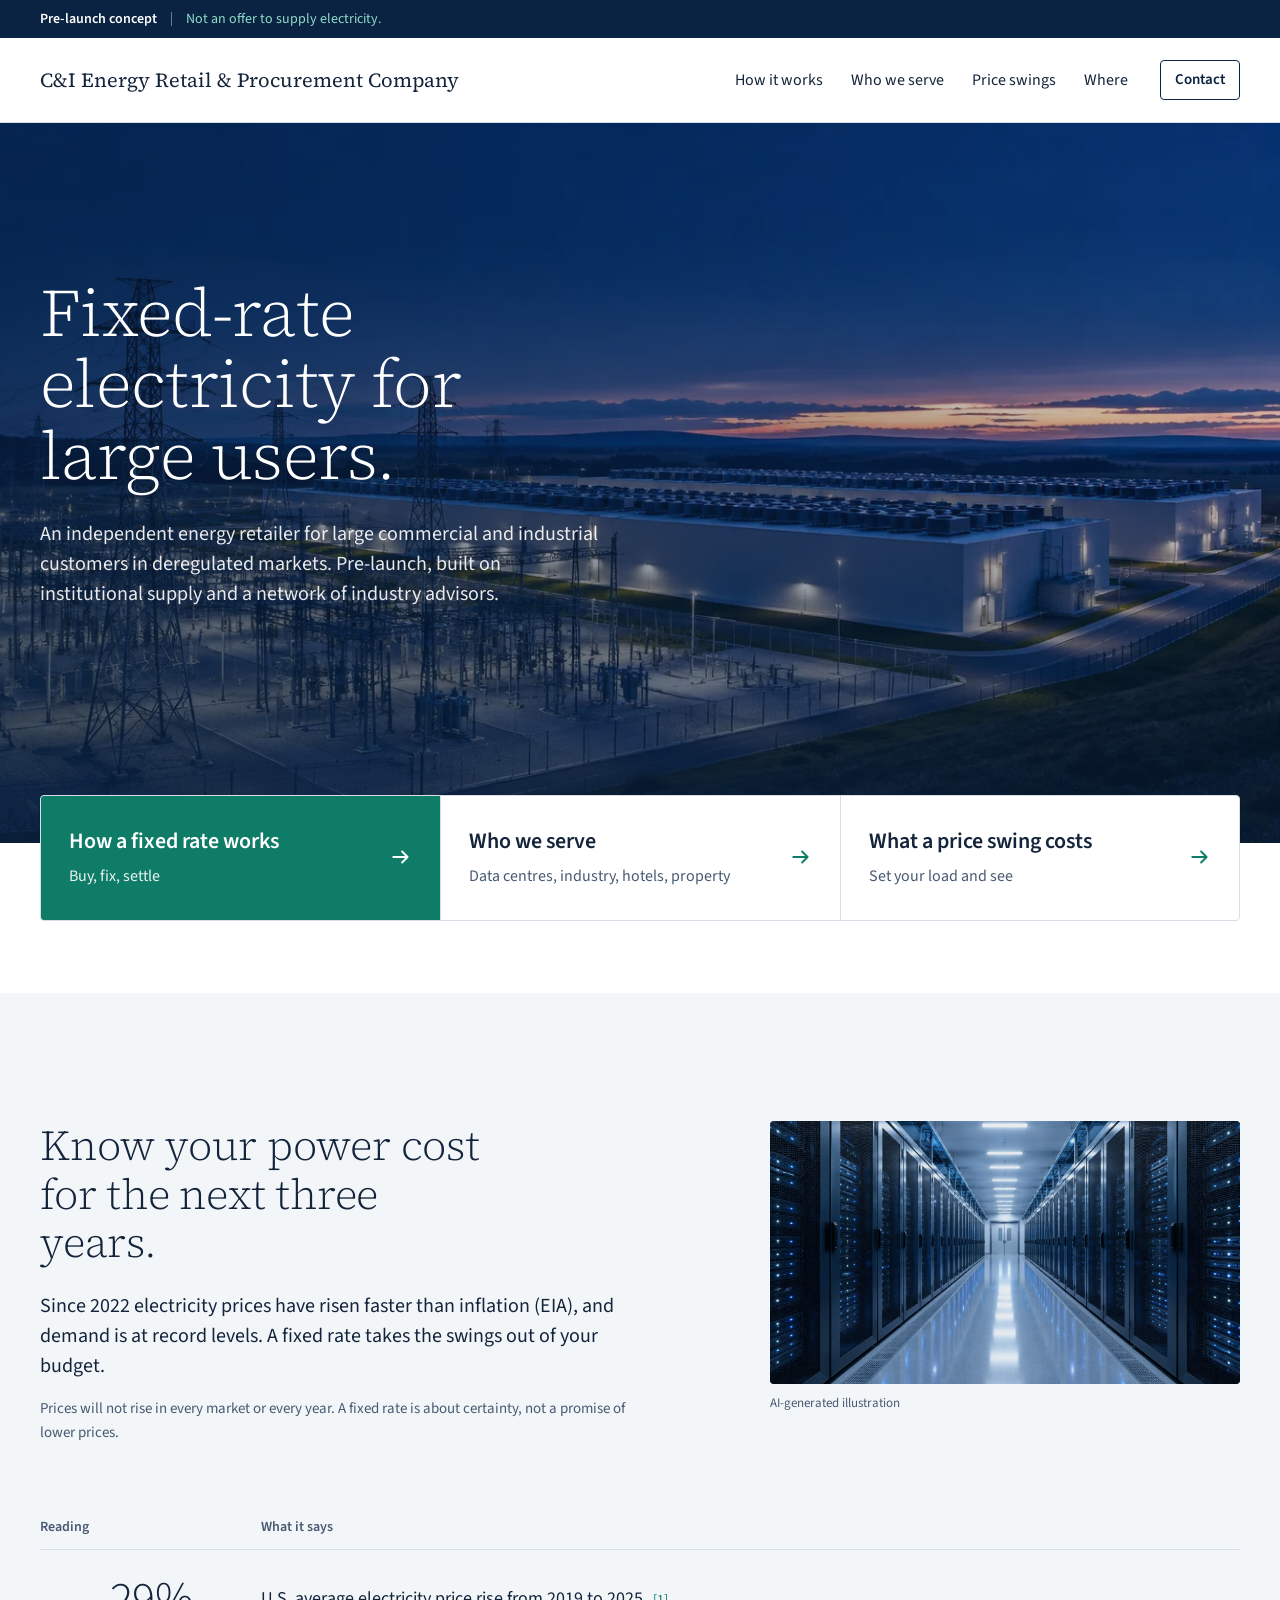
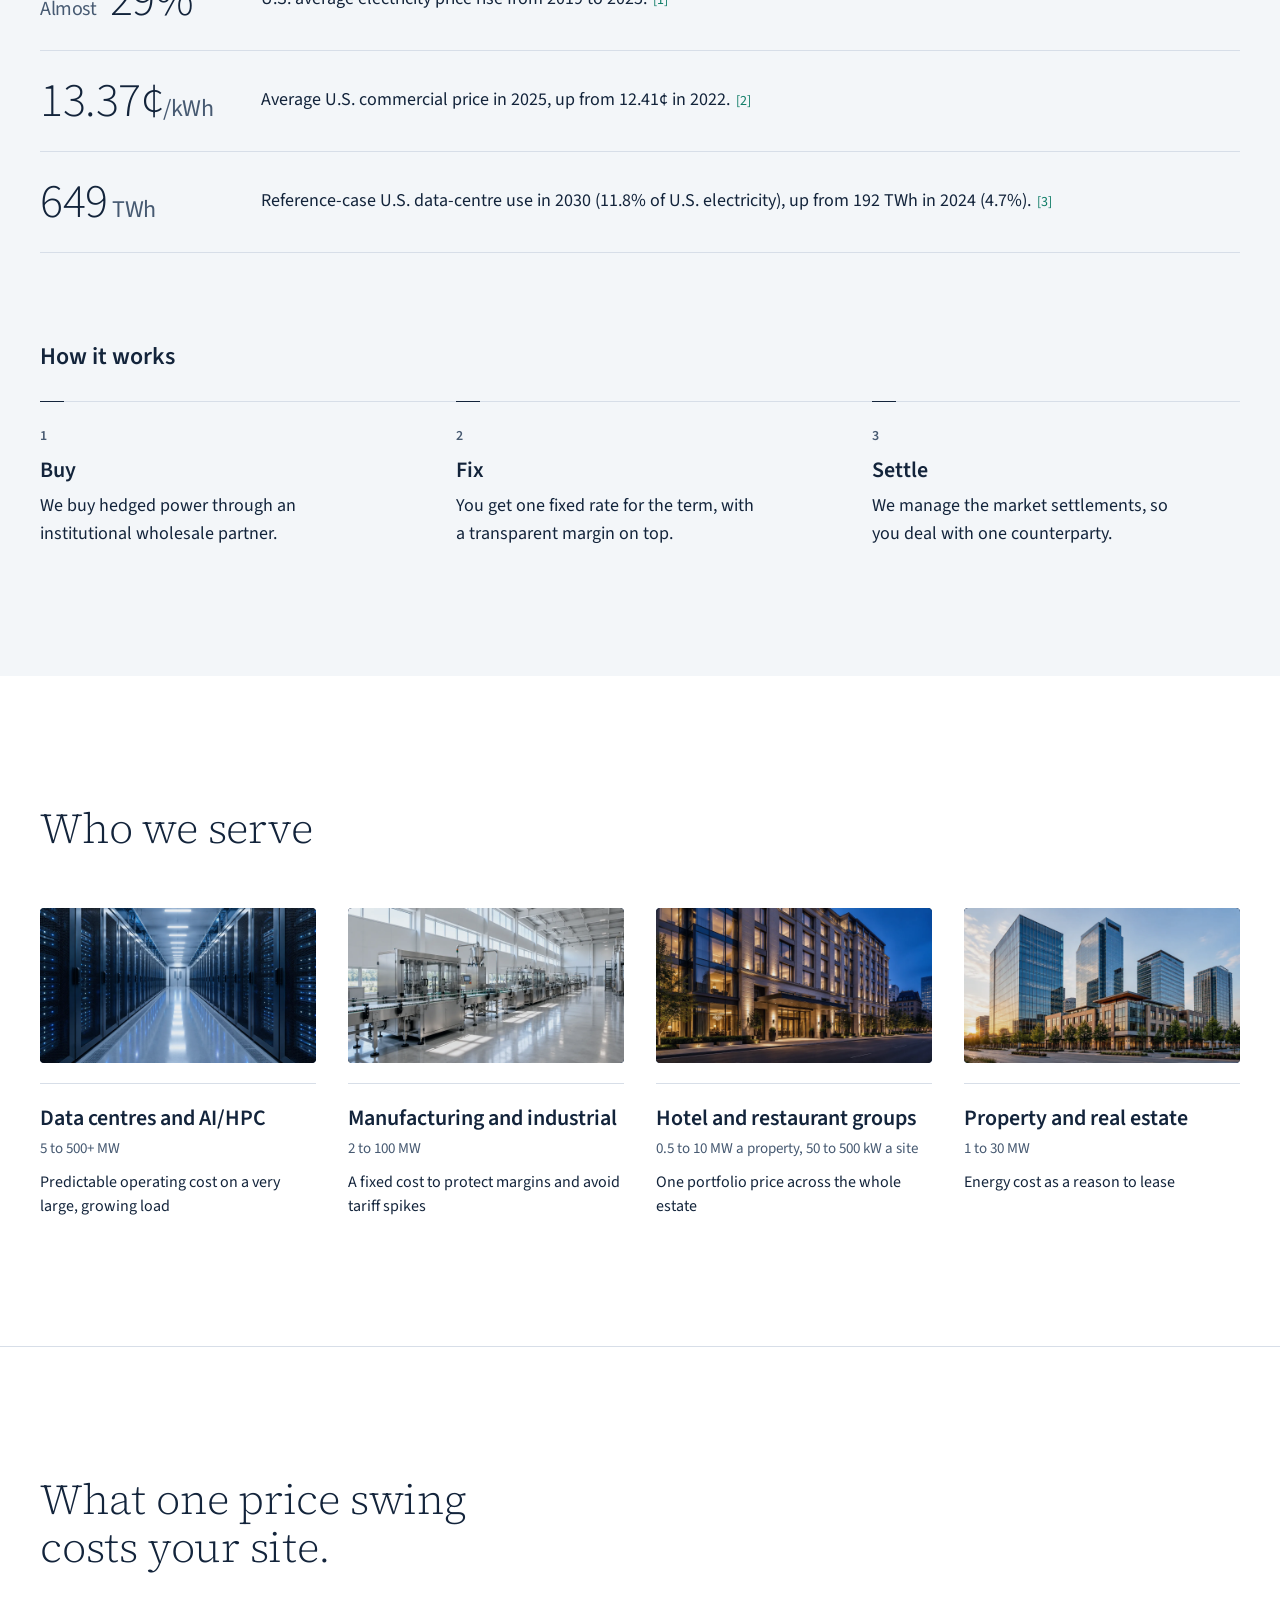
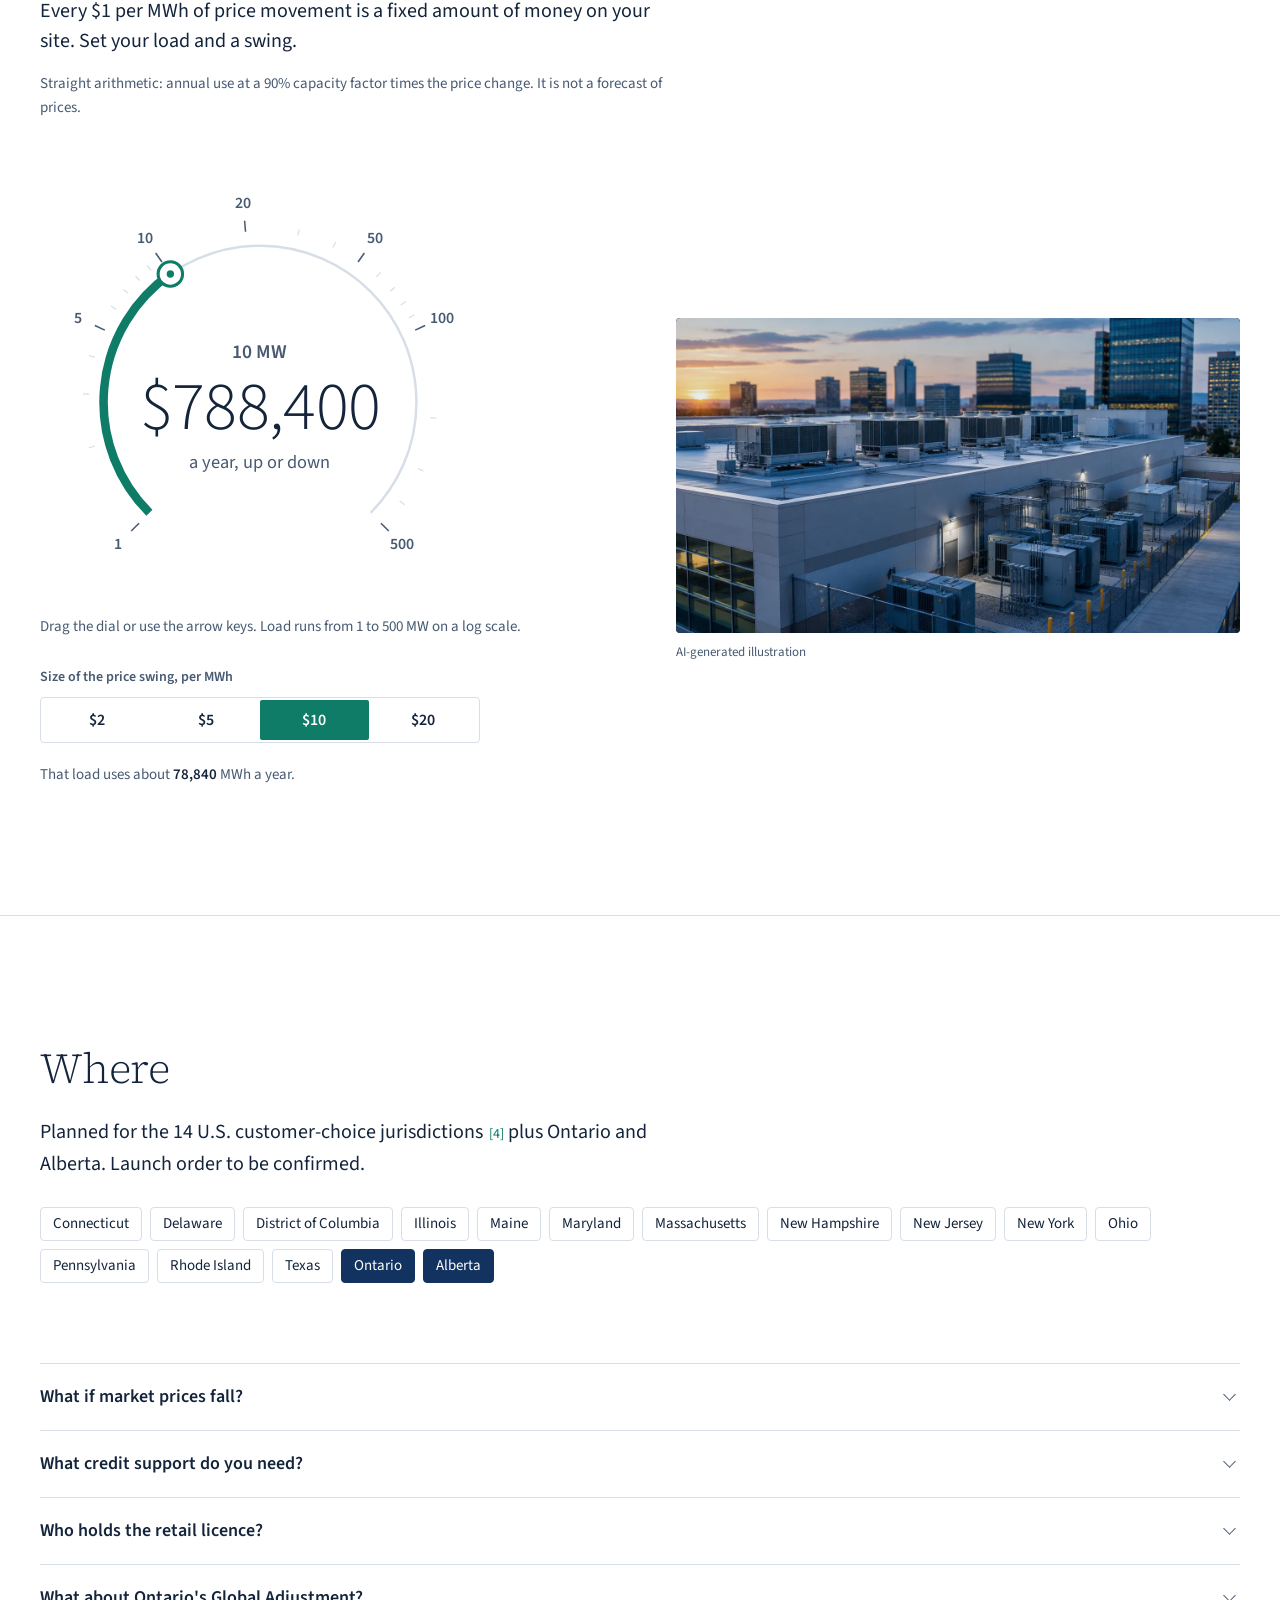
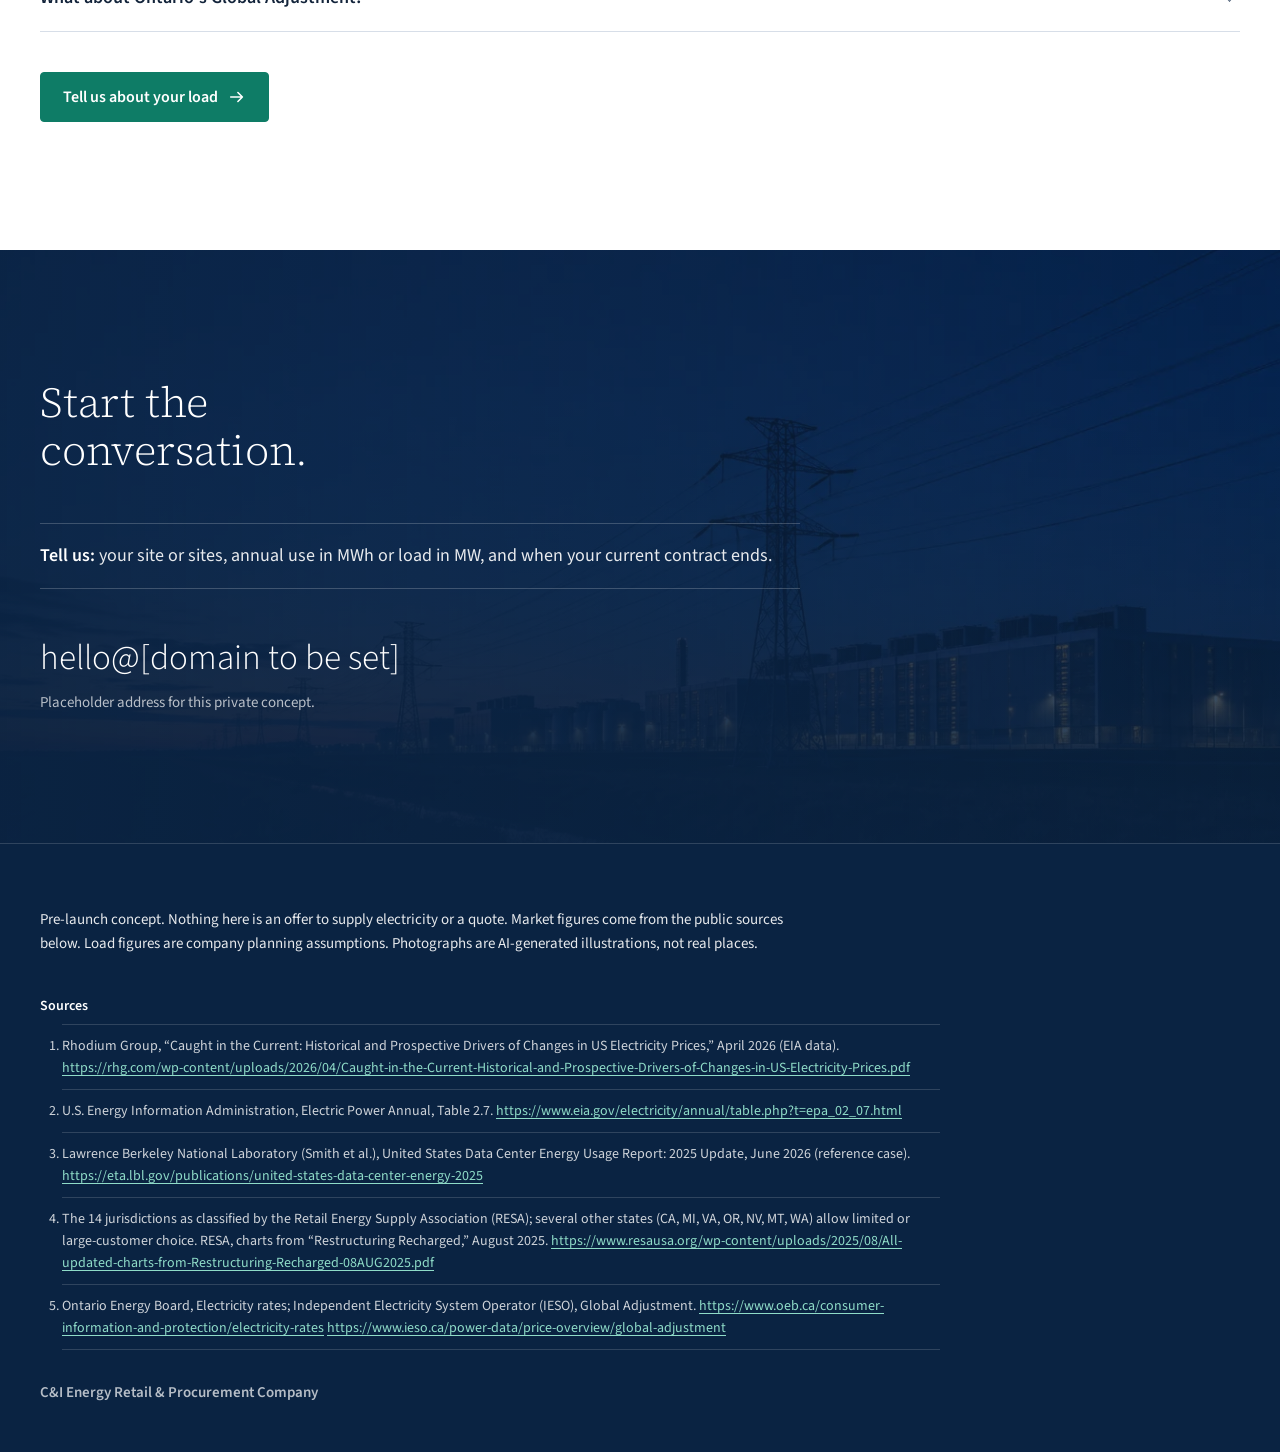
<file: customers/index.html>
<!doctype html>
<html lang="en">
<head>
<meta charset="utf-8">
<meta name="viewport" content="width=device-width, initial-scale=1">
<meta name="robots" content="noindex">
<title>C&amp;I Energy Retail &amp; Procurement Company</title>
<meta name="description" content="An independent energy retailer for large commercial and industrial customers in deregulated markets. Pre-launch, built on institutional supply and a network of industry advisors.">
<link rel="preload" href="assets/fonts/source-serif-4-latin.woff2" as="font" type="font/woff2" crossorigin>
<link rel="preload" href="assets/fonts/source-sans-3-latin.woff2" as="font" type="font/woff2" crossorigin>
<link rel="stylesheet" href="styles.css">
<link rel="icon" href="data:,">
</head>
<body>
<a class="skip" href="#main">Skip to content</a>

<div class="notice" role="region" aria-label="Pre-launch notice">
  <p class="container"><strong>Pre-launch concept</strong><span class="notice__sep" aria-hidden="true"></span><span class="notice__note">Not an offer to supply electricity.</span></p>
</div>

<header class="header" id="header">
  <div class="container header__row">
    <a class="wordmark" href="#top">C&amp;I Energy Retail &amp; Procurement Company</a>
    <nav class="nav" aria-label="Primary">
      <a href="#how">How it works</a>
      <a href="#serve">Who we serve</a>
      <a href="#swing">Price swings</a>
      <a href="#where">Where</a>
    </nav>
    <a class="btn btn--secondary btn--small header__contact" href="#contact">Contact</a>
  </div>
</header>

<main id="main">

  <!-- Hero -->
  <section class="hero" id="top" aria-labelledby="hero-h">
    <div class="hero__media">
      <img src="assets/campus.webp" width="1344" height="752" fetchpriority="high" alt="Aerial view of a data-centre campus and its substation at dusk, with transmission towers in the foreground (AI-generated illustration)">
    </div>
    <div class="container hero__content">
      <h1 id="hero-h">Fixed-rate electricity for large users.</h1>
      <p class="lede">An independent energy retailer for large commercial and industrial customers in deregulated markets. Pre-launch, built on institutional supply and a network of industry advisors.</p>
    </div>
  </section>
  <div class="hero-foot">
    <div class="container">
      <nav class="doors" aria-label="Choose your path">
        <a class="door door--primary" href="#how">
          <span class="door__title">How a fixed rate works</span>
          <span class="door__sub">Buy, fix, settle</span>
          <svg class="arrow" viewBox="0 0 20 20" aria-hidden="true" focusable="false"><path d="M3 10h13M11 5l5 5-5 5"/></svg>
        </a>
        <a class="door" href="#serve">
          <span class="door__title">Who we serve</span>
          <span class="door__sub">Data centres, industry, hotels, property</span>
          <svg class="arrow" viewBox="0 0 20 20" aria-hidden="true" focusable="false"><path d="M3 10h13M11 5l5 5-5 5"/></svg>
        </a>
        <a class="door" href="#swing">
          <span class="door__title">What a price swing costs</span>
          <span class="door__sub">Set your load and see</span>
          <svg class="arrow" viewBox="0 0 20 20" aria-hidden="true" focusable="false"><path d="M3 10h13M11 5l5 5-5 5"/></svg>
        </a>
      </nav>
    </div>
  </div>

  <!-- Customers -->
  <section class="section band" id="customers" aria-labelledby="cust-h">
    <div class="container">
      <div class="split" data-reveal>
        <div class="split__text">
          <h2 id="cust-h">Know your power cost for the next three years.</h2>
          <p class="intro">Since 2022 electricity prices have risen faster than inflation (EIA), and demand is at record levels. A fixed rate takes the swings out of your budget.</p>
          <p class="small">Prices will not rise in every market or every year. A fixed rate is about certainty, not a promise of lower prices.</p>
        </div>
        <figure class="photo">
          <span class="photo__frame"><img src="assets/datahall.webp" width="1344" height="752" loading="lazy" alt="Aisle between rows of server racks in a data hall (AI-generated illustration)"></span>
          <figcaption>AI-generated illustration</figcaption>
        </figure>
      </div>

      <table class="readings" data-reveal>
        <thead>
          <tr><th scope="col">Reading</th><th scope="col">What it says</th></tr>
        </thead>
        <tbody>
          <tr>
            <td class="readings__figure"><span class="figure__pre">Almost</span> 29%</td>
            <td class="readings__text">U.S. average electricity price rise from 2019 to 2025. <a class="fn" href="#src-1" aria-label="Source 1">[1]</a></td>
          </tr>
          <tr>
            <td class="readings__figure">13.37¢<span class="figure__unit">/kWh</span></td>
            <td class="readings__text">Average U.S. commercial price in 2025, up from 12.41¢ in 2022. <a class="fn" href="#src-2" aria-label="Source 2">[2]</a></td>
          </tr>
          <tr>
            <td class="readings__figure">649<span class="figure__unit"> TWh</span></td>
            <td class="readings__text">Reference-case U.S. data-centre use in 2030 (11.8% of U.S. electricity), up from 192 TWh in 2024 (4.7%). <a class="fn" href="#src-3" aria-label="Source 3">[3]</a></td>
          </tr>
        </tbody>
      </table>

      <div class="how" id="how" data-reveal>
        <h3>How it works</h3>
        <ol class="steps">
          <li class="step">
            <span class="step__num" aria-hidden="true">1</span>
            <h4 class="step__title">Buy</h4>
            <p>We buy hedged power through an institutional wholesale partner.</p>
          </li>
          <li class="step">
            <span class="step__num" aria-hidden="true">2</span>
            <h4 class="step__title">Fix</h4>
            <p>You get one fixed rate for the term, with a transparent margin on top.</p>
          </li>
          <li class="step">
            <span class="step__num" aria-hidden="true">3</span>
            <h4 class="step__title">Settle</h4>
            <p>We manage the market settlements, so you deal with one counterparty.</p>
          </li>
        </ol>
      </div>
    </div>
  </section>

  <!-- Who we serve -->
  <section class="section" id="serve" aria-labelledby="serve-h">
    <div class="container">
      <h2 id="serve-h" data-reveal>Who we serve</h2>
      <ul class="tiles" data-reveal>
        <li class="tile">
          <span class="photo__frame"><img src="assets/datahall.webp" width="1344" height="752" loading="lazy" alt="Server racks in a data hall (AI-generated illustration)"></span>
          <h3 class="tile__title">Data centres and AI/HPC</h3>
          <p class="tile__fact">5 to 500+ MW</p>
          <p class="tile__text">Predictable operating cost on a very large, growing load</p>
        </li>
        <li class="tile">
          <span class="photo__frame"><img src="assets/plant.webp" width="1344" height="752" loading="lazy" alt="Stainless-steel processing line in a bright factory hall (AI-generated illustration)"></span>
          <h3 class="tile__title">Manufacturing and industrial</h3>
          <p class="tile__fact">2 to 100 MW</p>
          <p class="tile__text">A fixed cost to protect margins and avoid tariff spikes</p>
        </li>
        <li class="tile">
          <span class="photo__frame"><img class="is-warm" src="assets/hotel.webp" width="1344" height="752" loading="lazy" alt="Lit stone facade of a city hotel at dusk (AI-generated illustration)"></span>
          <h3 class="tile__title">Hotel and restaurant groups</h3>
          <p class="tile__fact">0.5 to 10 MW a property, 50 to 500 kW a site</p>
          <p class="tile__text">One portfolio price across the whole estate</p>
        </li>
        <li class="tile">
          <span class="photo__frame"><img class="is-warm" src="assets/offices.webp" width="1344" height="752" loading="lazy" alt="Glass office towers above a low commercial block at sunset (AI-generated illustration)"></span>
          <h3 class="tile__title">Property and real estate</h3>
          <p class="tile__fact">1 to 30 MW</p>
          <p class="tile__text">Energy cost as a reason to lease</p>
        </li>
      </ul>
    </div>
  </section>

  <!-- Tool 1: swing dial -->
  <section class="section rule-top" id="swing" aria-labelledby="swing-h">
    <div class="container">
      <div class="section-head" data-reveal>
        <h2 id="swing-h">What one price swing costs your site.</h2>
        <p class="intro">Every $1 per MWh of price movement is a fixed amount of money on your site. Set your load and a swing.</p>
        <p class="small">Straight arithmetic: annual use at a 90% capacity factor times the price change. It is not a forecast of prices.</p>
      </div>
      <div class="split split--tool" data-reveal>
        <div class="instrument" id="dial-tool">
          <div class="dial-wrap">
            <div class="dial" id="dial" role="slider" tabindex="0" aria-label="Site load in megawatts" aria-valuemin="1" aria-valuemax="500" aria-valuenow="10" aria-valuetext="10 megawatts" aria-describedby="dial-help">
              <svg class="dial__svg" viewBox="0 0 360 330" aria-hidden="true" focusable="false"></svg>
            </div>
            <p class="sr-only" id="dial-sr">10 MW: $788,400 a year, up or down.</p>
          </div>
          <p class="help" id="dial-help">Drag the dial or use the arrow keys. Load runs from 1 to 500 MW on a log scale.</p>
          <div class="field">
            <span class="label" id="swing-label">Size of the price swing, per MWh</span>
            <div class="seg" role="radiogroup" aria-labelledby="swing-label" id="swing-seg">
              <span class="seg__thumb" aria-hidden="true"></span>
              <button type="button" role="radio" aria-checked="false" data-value="2" tabindex="-1">$2</button>
              <button type="button" role="radio" aria-checked="false" data-value="5" tabindex="-1">$5</button>
              <button type="button" role="radio" aria-checked="true" data-value="10" tabindex="0">$10</button>
              <button type="button" role="radio" aria-checked="false" data-value="20" tabindex="-1">$20</button>
            </div>
          </div>
          <p class="help">That load uses about <strong class="num" id="dial-mwh">78,840</strong> MWh a year.</p>
          <p class="sr-only" aria-live="polite" id="dial-live"></p>
        </div>
        <figure class="photo">
          <span class="photo__frame"><img class="is-warm" src="assets/rooftop.webp" width="1344" height="752" loading="lazy" alt="Rooftop chillers and transformers on a commercial building at sunset (AI-generated illustration)"></span>
          <figcaption>AI-generated illustration</figcaption>
        </figure>
      </div>
    </div>
  </section>

  <!-- Where -->
  <section class="section rule-top" id="where" aria-labelledby="where-h">
    <div class="container">
      <div data-reveal>
        <h2 id="where-h">Where</h2>
        <p class="intro">Planned for the 14 U.S. customer-choice jurisdictions <a class="fn" href="#src-4" aria-label="Source 4">[4]</a> plus Ontario and Alberta. Launch order to be confirmed.</p>
        <ul class="chips">
          <li class="chip">Connecticut</li>
          <li class="chip">Delaware</li>
          <li class="chip">District of Columbia</li>
          <li class="chip">Illinois</li>
          <li class="chip">Maine</li>
          <li class="chip">Maryland</li>
          <li class="chip">Massachusetts</li>
          <li class="chip">New Hampshire</li>
          <li class="chip">New Jersey</li>
          <li class="chip">New York</li>
          <li class="chip">Ohio</li>
          <li class="chip">Pennsylvania</li>
          <li class="chip">Rhode Island</li>
          <li class="chip">Texas</li>
          <li class="chip chip--ca">Ontario<span class="sr-only"> (Canada)</span></li>
          <li class="chip chip--ca">Alberta<span class="sr-only"> (Canada)</span></li>
        </ul>
      </div>

      <div class="disclosures" data-reveal>
        <details>
          <summary>What if market prices fall?</summary>
          <p>You still pay your fixed rate. That is the trade for certainty.</p>
        </details>
        <details>
          <summary>What credit support do you need?</summary>
          <p>We assess credit before signing. For large loads we may ask for a deposit or a parent guarantee.</p>
        </details>
        <details>
          <summary>Who holds the retail licence?</summary>
          <p>Not confirmed yet. The plan is to begin through a licensed partner while applying for our own.</p>
        </details>
        <details>
          <summary>What about Ontario's Global Adjustment?</summary>
          <p>In Ontario you pay your share of the Global Adjustment on top of the contract price. <a class="fn" href="#src-5" aria-label="Source 5">[5]</a></p>
        </details>
      </div>
      <p class="actions" data-reveal>
        <a class="btn btn--primary" href="#contact">Tell us about your load<svg class="arrow" viewBox="0 0 20 20" aria-hidden="true" focusable="false"><path d="M3 10h13M11 5l5 5-5 5"/></svg></a>
      </p>
    </div>
  </section>

  <!-- Contact -->
  <section class="section contact" id="contact" aria-labelledby="contact-h">
    <img class="section__bg" src="assets/dusk-plant.webp" width="1344" height="752" loading="lazy" alt="">
    <div class="container">
      <h2 id="contact-h" data-reveal>Start the conversation.</h2>
      <p class="contact__ask" data-reveal><strong>Tell us:</strong> your site or sites, annual use in MWh or load in MW, and when your current contract ends.</p>
      <div data-reveal>
        <p class="contact__address">hello@[domain to be set]</p>
        <p class="small">Placeholder address for this private concept.</p>
      </div>
    </div>
  </section>

</main>

<footer class="footer" id="src">
  <div class="container">
    <p class="footer__legal">Pre-launch concept. Nothing here is an offer to supply electricity or a quote. Market figures come from the public sources below. Load figures are company planning assumptions. Photographs are AI-generated illustrations, not real places.</p>
    <h2 class="footer__h" id="sources-h">Sources</h2>
    <ol class="sources" aria-labelledby="sources-h">
      <li id="src-1">Rhodium Group, “Caught in the Current: Historical and Prospective Drivers of Changes in US Electricity Prices,” April 2026 (EIA data). <a href="https://rhg.com/wp-content/uploads/2026/04/Caught-in-the-Current-Historical-and-Prospective-Drivers-of-Changes-in-US-Electricity-Prices.pdf">https://rhg.com/wp-content/uploads/2026/04/Caught-in-the-Current-Historical-and-Prospective-Drivers-of-Changes-in-US-Electricity-Prices.pdf</a></li>
      <li id="src-2">U.S. Energy Information Administration, Electric Power Annual, Table 2.7. <a href="https://www.eia.gov/electricity/annual/table.php?t=epa_02_07.html">https://www.eia.gov/electricity/annual/table.php?t=epa_02_07.html</a></li>
      <li id="src-3">Lawrence Berkeley National Laboratory (Smith et al.), United States Data Center Energy Usage Report: 2025 Update, June 2026 (reference case). <a href="https://eta.lbl.gov/publications/united-states-data-center-energy-2025">https://eta.lbl.gov/publications/united-states-data-center-energy-2025</a></li>
      <li id="src-4">The 14 jurisdictions as classified by the Retail Energy Supply Association (RESA); several other states (CA, MI, VA, OR, NV, MT, WA) allow limited or large-customer choice. RESA, charts from “Restructuring Recharged,” August 2025. <a href="https://www.resausa.org/wp-content/uploads/2025/08/All-updated-charts-from-Restructuring-Recharged-08AUG2025.pdf">https://www.resausa.org/wp-content/uploads/2025/08/All-updated-charts-from-Restructuring-Recharged-08AUG2025.pdf</a></li>
      <li id="src-5">Ontario Energy Board, Electricity rates; Independent Electricity System Operator (IESO), Global Adjustment. <a href="https://www.oeb.ca/consumer-information-and-protection/electricity-rates">https://www.oeb.ca/consumer-information-and-protection/electricity-rates</a> <a href="https://www.ieso.ca/power-data/price-overview/global-adjustment">https://www.ieso.ca/power-data/price-overview/global-adjustment</a></li>
    </ol>
    <p class="footer__name">C&amp;I Energy Retail &amp; Procurement Company</p>
  </div>
</footer>

<script src="app.js" defer></script>
</body>
</html>
</file>
<file: a/styles.css>
/* C&I Energy Retail & Procurement Company, Page B v2 (Direction A: Listed Company)
   Plain CSS, no build step. Tokens first, then base, components, sections, tools, motion. */

@font-face {
  font-family: "Source Serif 4";
  src: url("assets/fonts/source-serif-4-latin.woff2") format("woff2");
  font-weight: 200 900;
  font-style: normal;
  font-display: swap;
}
@font-face {
  font-family: "Source Sans 3";
  src: url("assets/fonts/source-sans-3-latin.woff2") format("woff2");
  font-weight: 200 900;
  font-style: normal;
  font-display: swap;
}

:root {
  --navy: #0a2342;
  --navy-2: #12335f;
  --ink: #13243b;
  --slate: #475a72;
  --rule: #d7dee8;
  --band: #f3f6f9;
  --white: #ffffff;
  --teal: #0e7c66;
  --teal-press: #0a5f4e;
  --teal-light: #8fdcc8;
  --chart-1: #22a387;

  --white-90: rgba(255, 255, 255, 0.9);
  --white-80: rgba(255, 255, 255, 0.8);
  --white-70: rgba(255, 255, 255, 0.7);
  --white-40: rgba(255, 255, 255, 0.4);
  --white-20: rgba(255, 255, 255, 0.2);

  --serif: "Source Serif 4", Georgia, "Times New Roman", serif;
  --sans: "Source Sans 3", "Segoe UI", Helvetica, Arial, sans-serif;

  --radius: 4px;
  --col: 1200px;
  --gutter: 24px;
  --pad: 128px;
  --header-h: 84px;
  --ease: cubic-bezier(0.2, 0.7, 0.2, 1);
}
@media (max-width: 1023px) { :root { --pad: 96px; } }
@media (max-width: 639px) { :root { --pad: 64px; } }

/* ---------- Base ---------- */
*, *::before, *::after { box-sizing: border-box; }
html {
  -webkit-text-size-adjust: 100%;
  scroll-padding-top: calc(var(--header-h) + 8px);
}
@media (prefers-reduced-motion: no-preference) { html { scroll-behavior: smooth; } }
body {
  margin: 0;
  font: 400 18px/28px var(--sans);
  color: var(--ink);
  background: var(--white);
  -webkit-font-smoothing: antialiased;
  text-rendering: optimizeLegibility;
}
img { display: block; max-width: 100%; height: auto; }
h1, h2, h3, h4, p, ul, ol, dl, dd, figure, table { margin: 0; }
ul, ol { padding: 0; }
button { font: inherit; color: inherit; }
a { color: var(--teal); text-decoration: underline; text-underline-offset: 3px; text-decoration-thickness: 1px; }
a:hover { color: var(--teal-press); }
:focus-visible { outline: 2px solid var(--teal); outline-offset: 3px; border-radius: 2px; }
.navy :focus-visible, .contact :focus-visible, .footer :focus-visible, .notice :focus-visible { outline-color: var(--teal-light); }
.num { font-variant-numeric: tabular-nums; }
.sr-only {
  position: absolute !important;
  width: 1px; height: 1px; padding: 0; margin: -1px;
  overflow: hidden; clip: rect(0 0 0 0); clip-path: inset(50%);
  white-space: nowrap; border: 0;
}
.skip {
  position: absolute; left: -9999px; top: 12px; z-index: 200;
  background: var(--white); color: var(--ink); padding: 10px 14px;
  border: 1px solid var(--rule); border-radius: var(--radius); text-decoration: none;
}
.skip:focus { left: 16px; }

.container { width: min(var(--col), 100% - 2 * var(--gutter)); margin-inline: auto; }

/* ---------- Type ---------- */
h1 {
  font: 300 clamp(40px, 28.1px + 3.05vw, 72px) / 1.06 var(--serif);
  letter-spacing: -0.01em;
}
h2 {
  font: 300 clamp(32px, 27.5px + 1.15vw, 44px) / 1.15 var(--serif);
  letter-spacing: -0.005em;
  max-width: 20ch;
}
@media (max-width: 1023px) { h1, h2 { font-weight: 340; } } /* light serif holds up better at 1x where the display sizes shrink */
h3 { font: 600 24px/32px var(--sans); }
h4 { font: 600 22px/28px var(--sans); }
.intro { font-size: 20px; line-height: 30px; margin-top: 24px; max-width: 640px; }
.small { font-size: 15px; line-height: 24px; color: var(--slate); margin-top: 16px; max-width: 640px; }
.label { display: block; font: 600 14px/20px var(--sans); color: var(--slate); }
.help { font-size: 15px; line-height: 24px; color: var(--slate); margin-top: 20px; }
.help strong { color: var(--ink); font-weight: 600; }
.lede { font-size: 20px; line-height: 30px; }
.tag {
  display: inline-block; border: 1px solid var(--rule); border-radius: var(--radius);
  padding: 2px 8px; font: 600 13px/18px var(--sans); color: var(--slate); white-space: nowrap;
}
.navy .tag { border-color: var(--white-40); color: var(--teal-light); }
.fn { font-size: 14px; text-decoration: none; margin-left: 2px; }
.fn:hover { text-decoration: underline; }

/* ---------- Buttons ---------- */
.btn {
  display: inline-flex; align-items: center; gap: 10px;
  padding: 14px 22px; border-radius: var(--radius);
  font: 600 16px/20px var(--sans); text-decoration: none;
  border: 1px solid transparent; cursor: pointer;
  transition: background-color 0.15s var(--ease), color 0.15s var(--ease), border-color 0.15s var(--ease), transform 0.12s var(--ease);
}
.btn:active { transform: scale(0.98); }
.btn--primary { background: var(--teal); color: var(--white); border-color: var(--teal); }
.btn--primary:hover { background: var(--teal-press); border-color: var(--teal-press); color: var(--white); }
.btn--secondary { background: transparent; color: var(--navy); border-color: var(--navy); }
.btn--secondary:hover { color: var(--navy-2); border-color: var(--navy-2); background: var(--band); }
.navy .btn--secondary, .contact .btn--secondary { color: var(--white); border-color: var(--white); }
.btn--small { padding: 9px 14px; font-size: 15px; line-height: 20px; }
.arrow { width: 18px; height: 18px; flex: none; }
.arrow path { fill: none; stroke: currentColor; stroke-width: 1.75; stroke-linecap: round; stroke-linejoin: round; }
.actions { margin-top: 40px; }

/* ---------- Notice bar ---------- */
.notice { background: var(--navy); color: var(--white); font-size: 14px; line-height: 20px; }
.notice p { display: flex; flex-wrap: wrap; align-items: center; gap: 6px 14px; padding: 9px 0; }
.notice strong { font-weight: 600; }
.notice__sep { width: 1px; height: 14px; background: var(--white-40); }
.notice__note { color: var(--teal-light); }

/* ---------- Header ---------- */
.header {
  position: sticky; top: 0; z-index: 50;
  background: var(--white); border-bottom: 1px solid var(--rule);
}
.header__row {
  display: flex; align-items: center; gap: 32px;
  min-height: var(--header-h);
  transition: min-height 0.2s var(--ease);
}
.header.is-compact .header__row { min-height: 60px; }
.wordmark {
  font: 400 20px/1.2 var(--serif); color: var(--ink); text-decoration: none;
  margin-right: auto;
}
.wordmark:hover { color: var(--navy); }
.nav { display: flex; gap: 28px; }
.nav a { color: var(--ink); text-decoration: none; font-size: 16px; line-height: 24px; white-space: nowrap; }
.nav a:hover { color: var(--teal); }
@media (max-width: 959px) {
  :root { --header-h: 80px; }
  .header__row { flex-wrap: wrap; gap: 4px 16px; padding: 9px 0 8px; align-items: center; }
  .header.is-compact .header__row { min-height: 0; }
  .wordmark { font-size: 18px; line-height: 1.2; max-width: calc(100% - 100px); }
  .nav { order: 3; width: 100%; gap: 16px; }
  .nav a { font-size: 14px; line-height: 20px; }
}
@media (min-width: 960px) and (max-width: 1023px) { .wordmark { font-size: 18px; } }
@media (max-width: 479px) { .wordmark { font-size: 16px; } }

/* ---------- Hero ---------- */
.hero {
  position: relative; display: flex; align-items: center;
  min-height: clamp(560px, 52vw, 780px);
  background: var(--navy); color: var(--white); overflow: hidden;
}
@media (min-width: 1024px) { .hero { min-height: clamp(720px, 52vw, 800px); } }
.hero__media { position: absolute; inset: 0; }
.hero__media img { width: 100%; height: 100%; object-fit: cover; object-position: 50% 28%; }
.hero__media::after {
  content: ""; position: absolute; inset: 0;
  background:
    linear-gradient(90deg, rgba(10, 35, 66, 0.55) 0%, rgba(10, 35, 66, 0.3) 55%, rgba(10, 35, 66, 0.1) 100%),
    linear-gradient(0deg, rgba(10, 35, 66, 0.6) 0%, rgba(10, 35, 66, 0.2) 40%, rgba(10, 35, 66, 0) 70%);
}
.hero__content { position: relative; padding: 96px 0 176px; }
.hero h1 { color: var(--white); max-width: 13ch; }
.hero .lede { color: var(--white-90); max-width: 560px; margin-top: 28px; }
@media (max-width: 767px) { .hero__content { padding: 72px 0 72px; } }

.hero-foot { background: var(--white); padding-bottom: 72px; }
.doors {
  display: grid; grid-template-columns: repeat(3, 1fr);
  position: relative; z-index: 2; margin-top: -48px;
  background: var(--white); border: 1px solid var(--rule); border-radius: var(--radius);
  overflow: hidden;
}
.door {
  display: grid; grid-template-columns: 1fr auto; grid-template-rows: auto auto;
  column-gap: 16px; row-gap: 4px; align-items: center;
  padding: 28px 28px 30px; min-height: 124px;
  color: var(--ink); text-decoration: none;
  border-left: 1px solid var(--rule);
  transition: background-color 0.15s var(--ease);
}
.door:first-child { border-left: 0; }
.door:hover { background: var(--band); color: var(--ink); }
.door__title { font: 600 22px/28px var(--sans); grid-column: 1; }
.door__sub { font-size: 16px; line-height: 22px; color: var(--slate); grid-column: 1; }
.door .arrow { grid-column: 2; grid-row: 1 / span 2; width: 22px; height: 22px; color: var(--teal); }
.door--primary { background: var(--teal); color: var(--white); }
.door--primary .door__sub { color: rgba(255, 255, 255, 0.92); }
.door--primary .arrow { color: var(--white); }
.door--primary:hover { background: var(--teal-press); color: var(--white); }
.door:focus-visible { outline-offset: -4px; }
.door--primary:focus-visible { outline-color: var(--white); }
@media (max-width: 767px) {
  .doors { grid-template-columns: 1fr; margin-top: 0; border-top: 0; border-radius: 0 0 var(--radius) var(--radius); }
  .door { border-left: 0; border-top: 1px solid var(--rule); padding: 22px 22px 24px; min-height: 0; }
  .door:first-child { border-top: 0; }
  .door__title { font-size: 20px; line-height: 26px; }
  .hero-foot { padding-bottom: 56px; }
}

/* ---------- Sections ---------- */
.section { position: relative; padding: var(--pad) 0; }
.band { background: var(--band); }
.rule-top { border-top: 1px solid var(--rule); }
.section-head { max-width: 760px; }
.split { display: grid; grid-template-columns: minmax(0, 7fr) minmax(0, 5fr); gap: 48px 72px; align-items: start; }
.split--even { grid-template-columns: minmax(0, 1fr) minmax(0, 1fr); }
.split--tool { margin-top: 72px; grid-template-columns: minmax(0, 6fr) minmax(0, 6fr); align-items: center; }
.split__text .intro, .split__text .small { max-width: 600px; }
@media (max-width: 1023px) {
  .split, .split--even, .split--tool { grid-template-columns: minmax(0, 1fr); gap: 40px; }
  .split--tool { margin-top: 56px; }
}

/* Photos */
.photo { margin: 0; }
.photo__frame { position: relative; display: block; border-radius: var(--radius); overflow: hidden; background: var(--navy); }
.photo__frame img { width: 100%; border-radius: var(--radius); }
.photo__frame::after {
  content: ""; position: absolute; inset: 0; background: var(--navy); opacity: 0.08; pointer-events: none;
}
.is-warm { filter: saturate(0.9); }
.photo figcaption { font-size: 13px; line-height: 18px; color: var(--slate); margin-top: 10px; }

/* Readings table */
.readings { width: 100%; border-collapse: collapse; margin-top: 72px; }
.readings th {
  text-align: left; font: 600 14px/20px var(--sans); color: var(--slate);
  padding: 0 0 12px; border-bottom: 1px solid var(--rule);
}
.readings td { padding: 26px 0; border-bottom: 1px solid var(--rule); vertical-align: middle; }
.readings td.readings__figure {
  font: 300 48px/1 var(--sans); font-variant-numeric: tabular-nums; letter-spacing: -0.01em;
  white-space: nowrap; width: 1%; padding-right: 48px;
}
.figure__pre { font-size: 20px; font-weight: 400; color: var(--slate); margin-right: 4px; }
.figure__unit { font-size: 24px; font-weight: 400; color: var(--slate); }
.readings__text { max-width: 640px; }
@media (max-width: 639px) {
  .readings thead { position: absolute; width: 1px; height: 1px; overflow: hidden; clip: rect(0 0 0 0); }
  .readings tr { display: block; padding: 20px 0; border-bottom: 1px solid var(--rule); }
  .readings td { display: block; border: 0; padding: 0; }
  .readings td.readings__figure { font-size: 40px; width: auto; padding-right: 0; }
  .readings__text { margin-top: 8px; }
}

/* How it works */
.how { margin-top: 88px; }
.steps {
  list-style: none; margin-top: 28px;
  display: grid; grid-template-columns: repeat(3, 1fr); gap: 0 48px;
  border-top: 1px solid var(--rule);
}
.step { position: relative; padding-top: 24px; }
.step::before {
  content: ""; position: absolute; top: -1px; left: 0; width: 24px; height: 1px; background: var(--ink);
}
.step__num { display: block; font: 600 14px/20px var(--sans); color: var(--slate); font-variant-numeric: tabular-nums; }
.step__title { margin-top: 10px; }
.step p { margin-top: 8px; max-width: 34ch; }
@media (max-width: 639px) {
  .steps { grid-template-columns: 1fr; border-top: 0; gap: 0; }
  .step { border-top: 1px solid var(--rule); padding: 24px 0; }
}

/* Tiles */
.tiles { list-style: none; display: grid; grid-template-columns: repeat(4, minmax(0, 1fr)); gap: 32px; margin-top: 56px; }
.tile__title { font: 600 22px/28px var(--sans); margin-top: 20px; padding-top: 20px; border-top: 1px solid var(--rule); }
.tile__fact { font-size: 15px; line-height: 22px; color: var(--slate); margin-top: 6px; font-variant-numeric: tabular-nums; }
.tile__text { font-size: 16px; line-height: 24px; margin-top: 10px; }
@media (max-width: 1023px) { .tiles { grid-template-columns: repeat(2, minmax(0, 1fr)); } }
@media (max-width: 639px) { .tiles { grid-template-columns: 1fr; gap: 40px; } }

/* ---------- Tool 1: swing dial ---------- */
.instrument { max-width: 520px; }
.dial-wrap { position: relative; max-width: 440px; }
.dial { position: relative; touch-action: none; cursor: grab; border-radius: var(--radius); user-select: none; -webkit-user-select: none; }
.dial.is-dragging { cursor: grabbing; }
.dial__svg { width: 100%; height: auto; display: block; overflow: visible; }
.dial__track { fill: none; stroke: var(--rule); stroke-width: 2; }
.dial__arc { fill: none; stroke: var(--teal); stroke-width: 7; }
.dial__tick { stroke: var(--rule); stroke-width: 1; }
.dial__tick--major { stroke: var(--slate); stroke-width: 1.25; }
.dial__label { font: 600 13px var(--sans); fill: var(--slate); font-variant-numeric: tabular-nums; }
.dial__knob { fill: var(--white); stroke: var(--teal); stroke-width: 2.5; }
.dial__knob-dot { fill: var(--teal); }
.dial__mw { font: 600 16px var(--sans); fill: var(--slate); font-variant-numeric: tabular-nums; }
.dial__result { font: 300 56px var(--sans); fill: var(--ink); font-variant-numeric: tabular-nums; letter-spacing: -0.01em; }
.dial__unit { font: 400 15px var(--sans); fill: var(--slate); }
.field { margin-top: 28px; }
.field .label { margin-bottom: 10px; }

/* Segmented control */
.seg {
  position: relative; display: grid; grid-auto-flow: column; grid-auto-columns: minmax(max-content, 1fr);
  border: 1px solid var(--rule); border-radius: var(--radius); padding: 2px; background: var(--white);
  max-width: 440px;
}
.seg__thumb {
  position: absolute; top: 2px; bottom: 2px; left: 0; width: 0;
  background: var(--teal); border-radius: 2px;
  transition: transform 0.2s var(--ease), width 0.2s var(--ease);
}
.seg button {
  position: relative; z-index: 1; background: none; border: 0; border-radius: 2px;
  padding: 10px 8px; font: 600 16px/20px var(--sans); color: var(--ink); cursor: pointer;
  font-variant-numeric: tabular-nums; white-space: nowrap;
  transition: color 0.2s var(--ease);
}
.seg button[aria-checked="true"] { color: var(--white); }
.seg button:not([aria-checked="true"]):hover { color: var(--teal-press); }
.seg--navy button:not([aria-checked="true"]):hover { color: var(--teal-light); }
:root:not(.js) .seg button[aria-checked="true"] { background: var(--teal); }
.seg button:focus-visible { outline-offset: -3px; outline-color: var(--ink); }
.seg button[aria-checked="true"]:focus-visible { outline-color: var(--white); }
.seg--navy { background: transparent; border-color: var(--white-40); }
.seg--navy button { color: var(--white); }
.seg--navy button:focus-visible { outline-color: var(--teal-light); }
@media (max-width: 479px) { .seg button { font-size: 15px; padding: 10px 4px; } }

/* ---------- Where / why ---------- */
.chips { list-style: none; display: flex; flex-wrap: wrap; gap: 8px; margin-top: 28px; }
.chip { border: 1px solid var(--rule); border-radius: var(--radius); padding: 6px 12px; font-size: 15px; line-height: 20px; }
.chip--ca { background: var(--navy-2); border-color: var(--navy-2); color: var(--white); }
.statements { list-style: none; margin-top: 28px; }
.statements li { padding: 18px 0; border-top: 1px solid var(--rule); max-width: 520px; }
.statements li:last-child { border-bottom: 1px solid var(--rule); }
.statements strong { font-weight: 600; }

/* Disclosures */
.disclosures { margin-top: 80px; border-top: 1px solid var(--rule); }
details { border-bottom: 1px solid var(--rule); }
summary {
  list-style: none; cursor: pointer;
  display: flex; justify-content: space-between; align-items: center; gap: 24px;
  padding: 20px 0; font: 600 18px/26px var(--sans);
}
summary::-webkit-details-marker { display: none; }
summary::after {
  content: ""; flex: none; width: 9px; height: 9px; margin-right: 6px;
  border-right: 1.5px solid var(--slate); border-bottom: 1.5px solid var(--slate);
  transform: translateY(-2px) rotate(45deg);
  transition: transform 0.2s var(--ease);
}
details[open] > summary::after { transform: translateY(3px) rotate(-135deg); }
summary { transition: color 0.15s var(--ease); }
summary:hover { color: var(--teal-press); }
summary:hover::after { border-color: var(--teal-press); }
details > :not(summary) { padding: 0 0 22px; }
details > p { max-width: 680px; }
.disclosure--navy { border-color: var(--white-20); }
.disclosure--navy summary { color: var(--white); }
.disclosure--navy summary::after { border-color: var(--teal-light); }
.disclosure--navy summary:hover { color: var(--teal-light); }
.disclosure--navy summary:hover::after { border-color: var(--teal-light); }

/* ---------- Investors (navy) ---------- */
.navy { background: var(--navy); color: var(--white); overflow: hidden; }
.navy .container { position: relative; }
.section__bg {
  position: absolute; inset: 0; width: 100%; height: 100%; object-fit: cover; pointer-events: none;
}
.navy .section__bg { opacity: 0.09; }
.navy h2, .navy h3 { color: var(--white); }
.navy .intro { color: var(--white-90); }
.navy .small { color: var(--white-70); }
.navy p { color: var(--white-90); }
.navy a { color: var(--teal-light); }
.navy a:hover { color: var(--white); }

.tool__head { display: flex; align-items: center; gap: 14px; flex-wrap: wrap; }
.tool__head h3 { margin: 0; }

.plan { margin-top: 88px; display: grid; grid-template-columns: minmax(0, 8fr) minmax(0, 4fr); gap: 40px 72px; align-items: end; }
.plan .seg { margin-top: 24px; max-width: 520px; }
.plan__side { padding-bottom: 8px; }
.plan__note { font: 300 28px/36px var(--sans); color: var(--teal-light); letter-spacing: -0.005em; }
.plan__unit { font-size: 14px; line-height: 20px; color: var(--white-70); margin-top: 20px; }
@media (max-width: 1023px) {
  .plan { grid-template-columns: minmax(0, 1fr); gap: 28px; }
  .plan__side { padding-bottom: 0; }
}

/* Charts (SVG drawn by app.js at pixel size) */
.chart { position: relative; margin-top: 28px; }
.chart svg { width: 100%; height: auto; display: block; overflow: visible; }
.chart__tip {
  position: absolute; z-index: 3; pointer-events: none;
  background: var(--white); color: var(--ink);
  border: 1px solid var(--rule); border-radius: var(--radius);
  padding: 8px 12px; font-size: 14px; line-height: 20px; white-space: nowrap;
  font-variant-numeric: tabular-nums;
  transform: translate(-50%, calc(-100% - 10px));
}
.chart__tip strong { display: block; font-weight: 600; margin-bottom: 2px; }
.chart__tip[hidden] { display: none; }
.chart .grid { stroke: var(--white-20); stroke-width: 1; }
.chart .axis { stroke: var(--white-40); stroke-width: 1; }
.chart .tick { font: 400 14px var(--sans); fill: var(--white-80); font-variant-numeric: tabular-nums; }
.chart .tick--x { fill: var(--white-90); }
.chart .bar--fill { fill: var(--chart-1); }
.chart .bar--hollow { fill: none; stroke: var(--white); stroke-width: 1.5; }
.chart .hit { fill: transparent; cursor: default; outline: none; }
.chart .hit.is-on { fill: rgba(255, 255, 255, 0.06); }
.chart .hit:focus-visible { stroke: var(--teal-light); stroke-width: 2; stroke-dasharray: 4 3; }
.chart--band .grid { stroke: var(--rule); }
.chart--band .axis { stroke: var(--slate); }
.chart--band .tick { fill: var(--slate); }
.chart--band .tick--x { fill: var(--ink); }
.chart--band .band-fill { fill: rgba(14, 124, 102, 0.12); }
.chart--band .line--lo { fill: none; stroke: var(--teal); stroke-width: 1.5; }
.chart--band .line--hi { fill: none; stroke: var(--navy); stroke-width: 1.5; }
.chart--band .dot--lo { fill: var(--white); stroke: var(--teal); stroke-width: 1.5; }
.chart--band .dot--hi { fill: var(--white); stroke: var(--navy); stroke-width: 1.5; }
.chart--band .hit.is-on { fill: rgba(10, 35, 66, 0.04); }
.chart--band .hit:focus-visible { stroke: var(--teal); }
.chart--band .cursor { stroke: var(--slate); stroke-width: 1; stroke-dasharray: 3 3; }

.legend { list-style: none; display: flex; flex-wrap: wrap; gap: 8px 24px; margin-top: 16px; font-size: 14px; line-height: 20px; color: var(--slate); }
.navy .legend { color: var(--white-80); }
.legend li { display: flex; align-items: center; gap: 8px; }
.swatch { display: inline-block; width: 14px; height: 14px; border-radius: 2px; flex: none; }
.swatch--fill { background: var(--chart-1); }
.swatch--hollow { border: 1.5px solid var(--white); }
.swatch--band { background: rgba(14, 124, 102, 0.12); border: 1px solid rgba(14, 124, 102, 0.35); }
.swatch--lines {
  background:
    linear-gradient(var(--teal), var(--teal)) 0 3px / 100% 1.5px no-repeat,
    linear-gradient(var(--navy), var(--navy)) 0 9px / 100% 1.5px no-repeat;
}

/* Full model table */
.model-details { margin-top: 56px; border-top: 1px solid var(--white-20); }
.model { width: 100%; border-collapse: collapse; font-size: 16px; line-height: 22px; }
.model th, .model td { padding: 12px 0 12px 16px; border-bottom: 1px solid var(--white-20); text-align: right; font-variant-numeric: tabular-nums; vertical-align: top; }
.model td { white-space: nowrap; }
.model thead th { font: 600 14px/20px var(--sans); color: var(--teal-light); padding-top: 4px; }
.model th[scope="row"], .model thead th:first-child { text-align: left; padding-left: 0; font-weight: 400; color: var(--white-90); }
.model__total th, .model__total td { font-weight: 600; border-top: 1px solid var(--white-40); color: var(--white); }
.model tbody tr:last-child th, .model tbody tr:last-child td { border-bottom: 0; }
@media (max-width: 479px) { .model { font-size: 14px; line-height: 20px; } .model th, .model td { padding-left: 8px; } }

.prose-pair { margin-top: 88px; }
.prose-pair p { margin-top: 12px; max-width: 540px; }

/* ---------- Tool 3: funding ---------- */
.funding { margin-top: 88px; }
.funding__head { display: flex; align-items: baseline; gap: 12px 24px; flex-wrap: wrap; }
.figure-xl { font: 300 clamp(44px, 3.2vw + 20px, 64px) / 1 var(--sans); letter-spacing: -0.015em; color: var(--white); }
.funding__caption { font-size: 16px; line-height: 24px; color: var(--white-80); max-width: 560px; }
.stack { display: flex; margin-top: 32px; height: 44px; transform-origin: left center; }
.stack__seg {
  flex: 0 0 var(--w); min-width: 0; border: 0; padding: 0; cursor: pointer;
  background: var(--chart-1); border-left: 1px solid var(--navy);
  transition: background-color 0.15s var(--ease);
}
.stack__seg:nth-child(3n + 2) { background: rgba(34, 163, 135, 0.75); }
.stack__seg:nth-child(3n + 3) { background: rgba(34, 163, 135, 0.55); }
.stack__seg:first-child { border-left: 0; border-radius: var(--radius) 0 0 var(--radius); }
.stack__seg:last-child { border-radius: 0 var(--radius) var(--radius) 0; }
.stack__seg.is-active { background: var(--teal-light); }
.stack__seg:focus-visible { outline-offset: 3px; position: relative; z-index: 1; }
.funding__live { margin-top: 16px; font-size: 16px; line-height: 24px; color: var(--white-80); min-height: 48px; }

.ranges { margin-top: 32px; --label-w: minmax(0, 300px); --amt-w: 150px; }
.ranges__axis, .frow { display: grid; grid-template-columns: var(--label-w) minmax(0, 1fr) var(--amt-w); column-gap: 24px; align-items: center; }
.ranges__axis { font: 600 13px/18px var(--sans); color: var(--white-70); padding-bottom: 8px; }
.ranges__ticks { position: relative; display: block; height: 18px; }
.ranges__ticks span { position: absolute; top: 0; transform: translateX(-50%); font-variant-numeric: tabular-nums; }
.ranges__ticks span:nth-child(1) { left: 0; transform: none; }
.ranges__ticks span:nth-child(2) { left: 20%; }
.ranges__ticks span:nth-child(3) { left: 40%; }
.ranges__ticks span:nth-child(4) { left: 60%; }
.ranges__ticks span:nth-child(5) { left: 80%; }
.ranges__ticks span:nth-child(6) { left: 100%; transform: translateX(-100%); }
.ranges__rows { list-style: none; border-top: 1px solid var(--white-20); }
.frow {
  width: 100%; padding: 14px 0; background: none; border: 0; border-bottom: 1px solid var(--white-20);
  color: var(--white); font: 400 16px/22px var(--sans); text-align: left; cursor: pointer; border-radius: 0;
  transition: background-color 0.15s var(--ease);
}
.frow:hover, .frow.is-active { background: rgba(255, 255, 255, 0.04); }
.frow__label { display: block; min-width: 0; }
.frow__when { display: block; font-size: 13px; line-height: 18px; color: var(--white-70); margin-top: 2px; }
.frow__bar {
  position: relative; display: block; height: 28px;
  background: linear-gradient(90deg, var(--white-20) 1px, transparent 1px) 0 0 / 20% 100% repeat-x;
  border-right: 1px solid var(--white-20);
}
.frow__range {
  position: absolute; top: 7px; height: 14px; left: var(--lo); width: var(--w);
  background: rgba(34, 163, 135, 0.75); border-radius: 2px; transform-origin: left center;
  transition: background-color 0.15s var(--ease);
}
.frow__mid { position: absolute; top: 3px; left: var(--mid); width: 2px; height: 22px; margin-left: -1px; background: var(--white); }
.frow.is-active .frow__range { background: var(--teal-light); }
.frow__amt { text-align: right; white-space: nowrap; }
@media (max-width: 1023px) {
  .ranges { --label-w: minmax(0, 1fr); --amt-w: auto; }
  .ranges__axis { grid-template-columns: minmax(0, 1fr); }
  .ranges__axis-label { display: none; }
  .ranges__axis > span:last-child { display: none; }
  .frow { grid-template-columns: minmax(0, 1fr) auto; row-gap: 10px; }
  .frow__bar { grid-column: 1 / -1; grid-row: 2; }
}

/* Risks */
.risks-block { margin-top: 88px; }
.risks-block .small { margin-top: 32px; }
.table { width: 100%; border-collapse: collapse; margin-top: 24px; }
.table th, .table td { text-align: left; vertical-align: top; padding: 16px 32px 16px 0; border-bottom: 1px solid var(--rule); font-size: 17px; line-height: 26px; }
.table thead th { font: 600 14px/20px var(--sans); color: var(--slate); padding-top: 0; padding-bottom: 12px; }
.table th[scope="row"] { font-weight: 600; width: 28%; }
.table td:last-child, .table th:last-child { padding-right: 0; }
.navy .table th, .navy .table td { border-color: var(--white-20); color: var(--white-90); }
.navy .table th[scope="row"] { color: var(--white); }
.sectors { margin-top: 72px; }
.sectors th[scope="row"] { width: 24%; }
.sectors td.num { white-space: nowrap; width: 12%; }
@media (max-width: 639px) {
  .stackable thead { position: absolute; width: 1px; height: 1px; overflow: hidden; clip: rect(0 0 0 0); }
  .stackable tr { display: block; padding: 18px 0; border-bottom: 1px solid var(--rule); }
  .navy .stackable tr { border-color: var(--white-20); }
  .stackable th, .stackable td { display: block; border: 0; padding: 0; width: auto; }
  .stackable th[scope="row"], .sectors th[scope="row"], .sectors td.num { width: auto; }
  .stackable td { margin-top: 10px; }
  .stackable td[data-label]::before { content: attr(data-label); display: block; font: 600 13px/18px var(--sans); color: var(--slate); margin-bottom: 2px; }
  .sectors td.num { white-space: normal; }
}

/* ---------- Tool 4: earnings calculator ---------- */
.calc { margin-top: 88px; }
.calc__grid { display: grid; grid-template-columns: minmax(0, 4fr) minmax(0, 8fr); gap: 40px 72px; margin-top: 24px; align-items: start; }
.calc__controls .field:first-child { margin-top: 0; }
.calc__controls .small { margin-top: 24px; }
.stepper {
  display: grid; grid-template-columns: 48px minmax(0, 1fr) 48px; height: 48px; width: 100%; max-width: 320px;
  border: 1px solid var(--rule); border-radius: var(--radius); background: var(--white);
}
.stepper__btn {
  background: none; border: 0; cursor: pointer; border-radius: 3px;
  font: 400 26px/1 var(--sans); color: var(--ink);
  transition: background-color 0.15s var(--ease), color 0.15s var(--ease);
}
.stepper__btn:hover:not(:disabled) { background: var(--band); color: var(--teal-press); }
.stepper__btn:active:not(:disabled) { background: var(--rule); }
.stepper__btn:disabled { color: var(--rule); cursor: default; }
.stepper__btn:focus-visible { outline-offset: -3px; }
.stepper__val {
  display: flex; align-items: center; justify-content: center;
  font: 600 18px/1 var(--sans); border-left: 1px solid var(--rule); border-right: 1px solid var(--rule);
}
.results { border-top: 1px solid var(--rule); }
.result { display: grid; grid-template-columns: minmax(0, 1fr) auto; gap: 6px 32px; align-items: end; padding: 20px 0; border-bottom: 1px solid var(--rule); }
.result dt { font-size: 16px; line-height: 22px; }
.result__cap { display: block; font-size: 14px; line-height: 20px; color: var(--slate); margin-top: 4px; }
.result dd { font: 300 clamp(28px, 3.4vw, 48px) / 1.1 var(--sans); white-space: nowrap; text-align: right; letter-spacing: -0.01em; }
.result dd .to { font-size: 0.45em; color: var(--slate); margin: 0 0.3em; font-weight: 400; }
.result--total dt { font-weight: 600; }
.result--total dd { font-size: clamp(32px, 3.9vw, 56px); }
@media (max-width: 1023px) { .calc__grid { grid-template-columns: minmax(0, 1fr); gap: 40px; } }
@media (max-width: 639px) {
  .result { grid-template-columns: minmax(0, 1fr); gap: 8px; }
  .result dd { text-align: left; }
}
.calc .small { margin-top: 24px; }
.how-we-work { margin-top: 88px; }
.ruled-list { list-style: none; margin-top: 24px; max-width: 760px; }
.ruled-list li { padding: 14px 0; border-top: 1px solid var(--rule); }
.ruled-list li:last-child { border-bottom: 1px solid var(--rule); }
.goal { margin-top: 32px; max-width: 760px; }
.goal strong { font-weight: 600; }

/* ---------- Contact ---------- */
.contact { position: relative; background: var(--navy); color: var(--white); overflow: hidden; }
.contact .section__bg { opacity: 1; z-index: 0; }
.contact::before {
  content: ""; position: absolute; inset: 0; z-index: 1;
  background:
    linear-gradient(90deg, rgba(10, 35, 66, 0.92) 0%, rgba(10, 35, 66, 0.72) 55%, rgba(10, 35, 66, 0.45) 100%),
    linear-gradient(0deg, rgba(10, 35, 66, 0.8) 0%, rgba(10, 35, 66, 0.55) 35%, rgba(10, 35, 66, 0) 75%);
}
.contact .container { position: relative; z-index: 2; }
.contact h2 { color: var(--white); }
.audiences { list-style: none; margin-top: 48px; max-width: 760px; }
.audiences li { padding: 18px 0; border-top: 1px solid var(--white-20); color: var(--white-90); }
.audiences li:last-child { border-bottom: 1px solid var(--white-20); }
.audiences strong { font-weight: 600; color: var(--white); }
.contact__address { font: 300 clamp(28px, 1.5vw + 16px, 40px) / 1.2 var(--sans); margin-top: 48px; overflow-wrap: anywhere; color: var(--white); }
.contact .small { color: var(--white-70); margin-top: 12px; }

/* ---------- Footer ---------- */
.footer { background: var(--navy); color: var(--white-80); padding: 64px 0 48px; border-top: 1px solid rgba(255, 255, 255, 0.15); font-size: 14px; line-height: 22px; }
.footer__legal { max-width: 760px; color: var(--white-90); font-size: 15px; line-height: 24px; }
.footer__h { font: 600 14px/20px var(--sans); color: var(--white); margin-top: 40px; max-width: none; letter-spacing: 0; }
.sources { list-style: decimal; padding-left: 22px; margin-top: 8px; max-width: 900px; }
.sources li { padding: 10px 0; border-top: 1px solid rgba(255, 255, 255, 0.15); }
.sources li:last-child { border-bottom: 1px solid rgba(255, 255, 255, 0.15); }
.sources li::marker { font-variant-numeric: tabular-nums; }
.footer a { color: var(--teal-light); overflow-wrap: anywhere; }
.footer a:hover { color: var(--white); }
.footer__name { margin-top: 32px; font: 600 15px/22px var(--sans); color: var(--white-70); }

/* ---------- Motion ---------- */
.reveal { opacity: 0; transform: translateY(12px); transition: opacity 0.5s var(--ease), transform 0.5s var(--ease); }
.reveal.is-in { opacity: 1; transform: none; }
.stack, .frow__range { transition: transform 0.6s var(--ease), background-color 0.15s var(--ease); }
.js .funding:not(.is-grown) .stack, .js .funding:not(.is-grown) .frow__range { transform: scaleX(0); }

@media (prefers-reduced-motion: reduce) {
  html { scroll-behavior: auto; }
  .reveal { opacity: 1; transform: none; transition: none; }
  .js .funding:not(.is-grown) .stack, .js .funding:not(.is-grown) .frow__range { transform: none; }
  *, *::before, *::after { transition-duration: 0s !important; animation-duration: 0s !important; animation-iteration-count: 1 !important; }
}
</file>
<file: customers/styles.css>
/* C&I Energy, Site A copy (customers only), from Page B v2 Direction A: Listed Company
   Plain CSS, no build step. Tokens first, then base, components, sections, tools, motion. */

@font-face {
  font-family: "Source Serif 4";
  src: url("assets/fonts/source-serif-4-latin.woff2") format("woff2");
  font-weight: 200 900;
  font-style: normal;
  font-display: swap;
}
@font-face {
  font-family: "Source Sans 3";
  src: url("assets/fonts/source-sans-3-latin.woff2") format("woff2");
  font-weight: 200 900;
  font-style: normal;
  font-display: swap;
}

:root {
  --navy: #0a2342;
  --navy-2: #12335f;
  --ink: #13243b;
  --slate: #475a72;
  --rule: #d7dee8;
  --band: #f3f6f9;
  --white: #ffffff;
  --teal: #0e7c66;
  --teal-press: #0a5f4e;
  --teal-light: #8fdcc8;
  --chart-1: #22a387;

  --white-90: rgba(255, 255, 255, 0.9);
  --white-80: rgba(255, 255, 255, 0.8);
  --white-70: rgba(255, 255, 255, 0.7);
  --white-40: rgba(255, 255, 255, 0.4);
  --white-20: rgba(255, 255, 255, 0.2);

  --serif: "Source Serif 4", Georgia, "Times New Roman", serif;
  --sans: "Source Sans 3", "Segoe UI", Helvetica, Arial, sans-serif;

  --radius: 4px;
  --col: 1200px;
  --gutter: 24px;
  --pad: 128px;
  --header-h: 84px;
  --ease: cubic-bezier(0.2, 0.7, 0.2, 1);
}
@media (max-width: 1023px) { :root { --pad: 96px; } }
@media (max-width: 639px) { :root { --pad: 64px; } }

/* ---------- Base ---------- */
*, *::before, *::after { box-sizing: border-box; }
html {
  -webkit-text-size-adjust: 100%;
  scroll-padding-top: calc(var(--header-h) + 8px);
}
@media (prefers-reduced-motion: no-preference) { html { scroll-behavior: smooth; } }
body {
  margin: 0;
  font: 400 18px/28px var(--sans);
  color: var(--ink);
  background: var(--white);
  -webkit-font-smoothing: antialiased;
  text-rendering: optimizeLegibility;
}
img { display: block; max-width: 100%; height: auto; }
h1, h2, h3, h4, p, ul, ol, dl, dd, figure, table { margin: 0; }
ul, ol { padding: 0; }
button { font: inherit; color: inherit; }
a { color: var(--teal); text-decoration: underline; text-underline-offset: 3px; text-decoration-thickness: 1px; }
a:hover { color: var(--teal-press); }
:focus-visible { outline: 2px solid var(--teal); outline-offset: 3px; border-radius: 2px; }
.contact :focus-visible, .footer :focus-visible, .notice :focus-visible { outline-color: var(--teal-light); }
.num { font-variant-numeric: tabular-nums; }
.sr-only {
  position: absolute !important;
  width: 1px; height: 1px; padding: 0; margin: -1px;
  overflow: hidden; clip: rect(0 0 0 0); clip-path: inset(50%);
  white-space: nowrap; border: 0;
}
.skip {
  position: absolute; left: -9999px; top: 12px; z-index: 200;
  background: var(--white); color: var(--ink); padding: 10px 14px;
  border: 1px solid var(--rule); border-radius: var(--radius); text-decoration: none;
}
.skip:focus { left: 16px; }

.container { width: min(var(--col), 100% - 2 * var(--gutter)); margin-inline: auto; }

/* ---------- Type ---------- */
h1 {
  font: 300 clamp(40px, 28.1px + 3.05vw, 72px) / 1.06 var(--serif);
  letter-spacing: -0.01em;
  overflow-wrap: break-word; /* a word wider than a very narrow or zoomed screen breaks instead of running off it */
}
h2 {
  font: 300 clamp(32px, 27.5px + 1.15vw, 44px) / 1.15 var(--serif);
  letter-spacing: -0.005em;
  max-width: 20ch;
  overflow-wrap: break-word;
}
@media (max-width: 299px) { h1, h2 { hyphens: auto; } } /* the break-word fallback above splits with a hyphen */
@media (max-width: 1023px) { h1, h2 { font-weight: 340; } } /* light serif holds up better at 1x where the display sizes shrink */
h3 { font: 600 24px/32px var(--sans); }
h4 { font: 600 22px/28px var(--sans); }
.intro { font-size: 20px; line-height: 30px; margin-top: 24px; max-width: 640px; }
.small { font-size: 15px; line-height: 24px; color: var(--slate); margin-top: 16px; max-width: 640px; }
.label { display: block; font: 600 14px/20px var(--sans); color: var(--slate); }
.help { font-size: 15px; line-height: 24px; color: var(--slate); margin-top: 20px; }
.help strong { color: var(--ink); font-weight: 600; }
.lede { font-size: 20px; line-height: 30px; }
.fn { font-size: 14px; text-decoration: none; margin-left: 2px; }
.fn:hover { text-decoration: underline; }

/* ---------- Buttons ---------- */
.btn {
  display: inline-flex; align-items: center; gap: 10px;
  padding: 14px 22px; border-radius: var(--radius);
  font: 600 16px/20px var(--sans); text-decoration: none;
  border: 1px solid transparent; cursor: pointer;
  transition: background-color 0.15s var(--ease), color 0.15s var(--ease), border-color 0.15s var(--ease), transform 0.12s var(--ease);
}
.btn:active { transform: scale(0.98); }
.btn--primary { background: var(--teal); color: var(--white); border-color: var(--teal); }
.btn--primary:hover { background: var(--teal-press); border-color: var(--teal-press); color: var(--white); }
.btn--secondary { background: transparent; color: var(--navy); border-color: var(--navy); }
.btn--secondary:hover { color: var(--navy-2); border-color: var(--navy-2); background: var(--band); }
.contact .btn--secondary { color: var(--white); border-color: var(--white); }
.btn--small { padding: 9px 14px; font-size: 15px; line-height: 20px; }
.arrow { width: 18px; height: 18px; flex: none; }
.arrow path { fill: none; stroke: currentColor; stroke-width: 1.75; stroke-linecap: round; stroke-linejoin: round; }
.actions { margin-top: 40px; }

/* ---------- Notice bar ---------- */
.notice { background: var(--navy); color: var(--white); font-size: 14px; line-height: 20px; }
.notice p { display: flex; flex-wrap: wrap; align-items: center; gap: 6px 14px; padding: 9px 0; }
.notice strong { font-weight: 600; }
.notice__sep { width: 1px; height: 14px; background: var(--white-40); }
.notice__note { color: var(--teal-light); }

/* ---------- Header ---------- */
.header {
  position: sticky; top: 0; z-index: 50;
  background: var(--white); border-bottom: 1px solid var(--rule);
}
.header__row {
  display: flex; align-items: center; gap: 32px;
  min-height: var(--header-h);
  transition: min-height 0.2s var(--ease);
}
.header.is-compact .header__row { min-height: 60px; }
/* On a very narrow or very short screen (high page zoom, large text) the sticky header would cover up to half the view: let it scroll away. */
@media (max-width: 299px), (max-height: 359px) { .header { position: relative; } html { scroll-padding-top: 24px; } }
.wordmark {
  font: 400 20px/1.2 var(--serif); color: var(--ink); text-decoration: none;
  margin-right: auto;
}
.wordmark:hover { color: var(--navy); }
.nav { display: flex; gap: 28px; }
.nav a { color: var(--ink); text-decoration: none; font-size: 16px; line-height: 24px; white-space: nowrap; }
.nav a:hover { color: var(--teal); }
@media (max-width: 959px) {
  :root { --header-h: 80px; }
  .header__row { flex-wrap: wrap; gap: 4px 16px; padding: 9px 0 8px; align-items: center; }
  .header.is-compact .header__row { min-height: 0; }
  .wordmark { font-size: 18px; line-height: 1.2; max-width: calc(100% - 100px); }
  .nav { order: 3; width: 100%; gap: 16px; flex-wrap: wrap; row-gap: 2px; } /* four links: wrap instead of running off a narrow or zoomed screen */
  .nav a { font-size: 14px; line-height: 20px; }
}
@media (max-width: 374px) { .nav { column-gap: 8px; } .nav a { font-size: 13px; } }
@media (min-width: 960px) and (max-width: 1023px) { .wordmark { font-size: 18px; } }
@media (max-width: 479px) { .wordmark { font-size: 16px; } }

/* ---------- Hero ---------- */
.hero {
  position: relative; display: flex; align-items: center;
  min-height: clamp(560px, 52vw, 780px);
  background: var(--navy); color: var(--white); overflow: hidden;
}
@media (min-width: 1024px) { .hero { min-height: clamp(720px, 52vw, 800px); } }
.hero__media { position: absolute; inset: 0; }
.hero__media img { width: 100%; height: 100%; object-fit: cover; object-position: 50% 28%; }
.hero__media::after {
  content: ""; position: absolute; inset: 0;
  background:
    linear-gradient(90deg, rgba(10, 35, 66, 0.55) 0%, rgba(10, 35, 66, 0.3) 55%, rgba(10, 35, 66, 0.1) 100%),
    linear-gradient(0deg, rgba(10, 35, 66, 0.6) 0%, rgba(10, 35, 66, 0.2) 40%, rgba(10, 35, 66, 0) 70%);
}
.hero__content { position: relative; padding: 96px 0 176px; }
.hero h1 { color: var(--white); max-width: 13ch; }
.hero .lede { color: var(--white-90); max-width: 560px; margin-top: 28px; }
@media (max-width: 767px) { .hero__content { padding: 72px 0 72px; } }

.hero-foot { background: var(--white); padding-bottom: 72px; }
.doors {
  display: grid; grid-template-columns: repeat(3, 1fr);
  position: relative; z-index: 2; margin-top: -48px;
  background: var(--white); border: 1px solid var(--rule); border-radius: var(--radius);
  overflow: hidden;
}
.door {
  display: grid; grid-template-columns: 1fr auto; grid-template-rows: auto auto;
  column-gap: 16px; row-gap: 4px; align-items: center;
  padding: 28px 28px 30px; min-height: 124px;
  color: var(--ink); text-decoration: none;
  border-left: 1px solid var(--rule);
  transition: background-color 0.15s var(--ease);
}
.door:first-child { border-left: 0; }
.door:hover { background: var(--band); color: var(--ink); }
.door__title { font: 600 22px/28px var(--sans); grid-column: 1; }
.door__sub { font-size: 16px; line-height: 22px; color: var(--slate); grid-column: 1; }
.door .arrow { grid-column: 2; grid-row: 1 / span 2; width: 22px; height: 22px; color: var(--teal); }
.door--primary { background: var(--teal); color: var(--white); }
.door--primary .door__sub { color: rgba(255, 255, 255, 0.92); }
.door--primary .arrow { color: var(--white); }
.door--primary:hover { background: var(--teal-press); color: var(--white); }
.door:focus-visible { outline-offset: -4px; }
.door--primary:focus-visible { outline-color: var(--white); }
@media (max-width: 767px) {
  .doors { grid-template-columns: 1fr; margin-top: 0; border-top: 0; border-radius: 0 0 var(--radius) var(--radius); }
  .door { border-left: 0; border-top: 1px solid var(--rule); padding: 22px 22px 24px; min-height: 0; }
  .door:first-child { border-top: 0; }
  .door__title { font-size: 20px; line-height: 26px; }
  .hero-foot { padding-bottom: 56px; }
}

/* ---------- Sections ---------- */
.section { position: relative; padding: var(--pad) 0; }
.band { background: var(--band); }
.rule-top { border-top: 1px solid var(--rule); }
.section-head { max-width: 760px; }
.split { display: grid; grid-template-columns: minmax(0, 7fr) minmax(0, 5fr); gap: 48px 72px; align-items: start; }
.split--tool { margin-top: 72px; grid-template-columns: minmax(0, 6fr) minmax(0, 6fr); align-items: center; }
.split__text .intro, .split__text .small { max-width: 600px; }
@media (max-width: 1023px) {
  .split, .split--tool { grid-template-columns: minmax(0, 1fr); gap: 40px; }
  .split--tool { margin-top: 56px; }
}

/* Photos */
.photo { margin: 0; }
.photo__frame { position: relative; display: block; border-radius: var(--radius); overflow: hidden; background: var(--navy); }
.photo__frame img { width: 100%; border-radius: var(--radius); }
.photo__frame::after {
  content: ""; position: absolute; inset: 0; background: var(--navy); opacity: 0.08; pointer-events: none;
}
.is-warm { filter: saturate(0.9); }
.photo figcaption { font-size: 13px; line-height: 18px; color: var(--slate); margin-top: 10px; }

/* Readings table */
.readings { width: 100%; border-collapse: collapse; margin-top: 72px; }
.readings th {
  text-align: left; font: 600 14px/20px var(--sans); color: var(--slate);
  padding: 0 0 12px; border-bottom: 1px solid var(--rule);
}
.readings td { padding: 26px 0; border-bottom: 1px solid var(--rule); vertical-align: middle; }
.readings td.readings__figure {
  font: 300 48px/1 var(--sans); font-variant-numeric: tabular-nums; letter-spacing: -0.01em;
  white-space: nowrap; width: 1%; padding-right: 48px;
}
.figure__pre { font-size: 20px; font-weight: 400; color: var(--slate); margin-right: 4px; }
.figure__unit { font-size: 24px; font-weight: 400; color: var(--slate); }
.readings__text { max-width: 640px; }
@media (max-width: 639px) {
  .readings { table-layout: fixed; } /* keeps the table at the column width; a long word wraps in its cell instead of widening the page */
  .readings thead { position: absolute; width: 1px; height: 1px; overflow: hidden; clip: rect(0 0 0 0); }
  .readings tr { display: block; padding: 20px 0; border-bottom: 1px solid var(--rule); }
  .readings td { display: block; border: 0; padding: 0; overflow-wrap: break-word; }
  .readings td.readings__figure { font-size: 40px; width: auto; padding-right: 0; white-space: normal; }
  .readings__text { margin-top: 8px; }
  .readings .figure__unit { white-space: nowrap; } /* if the figure must wrap, the unit moves down whole */
}

/* How it works */
.how { margin-top: 88px; }
.steps {
  list-style: none; margin-top: 28px;
  display: grid; grid-template-columns: repeat(3, 1fr); gap: 0 48px;
  border-top: 1px solid var(--rule);
}
.step { position: relative; padding-top: 24px; }
.step::before {
  content: ""; position: absolute; top: -1px; left: 0; width: 24px; height: 1px; background: var(--ink);
}
.step__num { display: block; font: 600 14px/20px var(--sans); color: var(--slate); font-variant-numeric: tabular-nums; }
.step__title { margin-top: 10px; }
.step p { margin-top: 8px; max-width: 34ch; }
@media (max-width: 639px) {
  .steps { grid-template-columns: 1fr; border-top: 0; gap: 0; }
  .step { border-top: 1px solid var(--rule); padding: 24px 0; }
}

/* Tiles */
.tiles { list-style: none; display: grid; grid-template-columns: repeat(4, minmax(0, 1fr)); gap: 32px; margin-top: 56px; }
.tile__title { font: 600 22px/28px var(--sans); margin-top: 20px; padding-top: 20px; border-top: 1px solid var(--rule); }
.tile__fact { font-size: 15px; line-height: 22px; color: var(--slate); margin-top: 6px; font-variant-numeric: tabular-nums; }
.tile__text { font-size: 16px; line-height: 24px; margin-top: 10px; }
@media (max-width: 1023px) { .tiles { grid-template-columns: repeat(2, minmax(0, 1fr)); } }
@media (max-width: 639px) { .tiles { grid-template-columns: 1fr; gap: 40px; } }

/* ---------- Tool 1: swing dial ---------- */
.instrument { max-width: 520px; }
.dial-wrap { position: relative; max-width: 440px; }
.dial { position: relative; touch-action: none; cursor: grab; border-radius: var(--radius); user-select: none; -webkit-user-select: none; }
.dial.is-dragging { cursor: grabbing; }
.dial__svg { width: 100%; height: auto; display: block; overflow: visible; }
.dial__track { fill: none; stroke: var(--rule); stroke-width: 2; }
.dial__arc { fill: none; stroke: var(--teal); stroke-width: 7; }
.dial__tick { stroke: var(--rule); stroke-width: 1; }
.dial__tick--major { stroke: var(--slate); stroke-width: 1.25; }
.dial__label { font: 600 13px var(--sans); fill: var(--slate); font-variant-numeric: tabular-nums; }
.dial__knob { fill: var(--white); stroke: var(--teal); stroke-width: 2.5; }
.dial__knob-dot { fill: var(--teal); }
.dial__mw { font: 600 16px var(--sans); fill: var(--slate); font-variant-numeric: tabular-nums; }
.dial__result { font: 300 56px var(--sans); fill: var(--ink); font-variant-numeric: tabular-nums; letter-spacing: -0.01em; }
.dial__unit { font: 400 15px var(--sans); fill: var(--slate); }
.field { margin-top: 28px; }
.field .label { margin-bottom: 10px; }

/* Segmented control */
.seg {
  position: relative; display: grid; grid-auto-flow: column; grid-auto-columns: minmax(max-content, 1fr);
  border: 1px solid var(--rule); border-radius: var(--radius); padding: 2px; background: var(--white);
  max-width: 440px;
}
.seg__thumb {
  position: absolute; top: 2px; bottom: 2px; left: 0; width: 0;
  background: var(--teal); border-radius: 2px;
  transition: transform 0.2s var(--ease), width 0.2s var(--ease);
}
.seg button {
  position: relative; z-index: 1; background: none; border: 0; border-radius: 2px;
  padding: 10px 8px; font: 600 16px/20px var(--sans); color: var(--ink); cursor: pointer;
  font-variant-numeric: tabular-nums; white-space: nowrap;
  transition: color 0.2s var(--ease);
}
.seg button[aria-checked="true"] { color: var(--white); }
.seg button:not([aria-checked="true"]):hover { color: var(--teal-press); }
:root:not(.js) .seg button[aria-checked="true"] { background: var(--teal); }
.seg button:focus-visible { outline-offset: -3px; outline-color: var(--ink); }
.seg button[aria-checked="true"]:focus-visible { outline-color: var(--white); }
@media (max-width: 479px) { .seg button { font-size: 15px; padding: 10px 4px; } }

/* ---------- Where ---------- */
.chips { list-style: none; display: flex; flex-wrap: wrap; gap: 8px; margin-top: 28px; }
.chip { border: 1px solid var(--rule); border-radius: var(--radius); padding: 6px 12px; font-size: 15px; line-height: 20px; }
.chip--ca { background: var(--navy-2); border-color: var(--navy-2); color: var(--white); }

/* Disclosures */
.disclosures { margin-top: 80px; border-top: 1px solid var(--rule); }
details { border-bottom: 1px solid var(--rule); }
summary {
  list-style: none; cursor: pointer;
  display: flex; justify-content: space-between; align-items: center; gap: 24px;
  padding: 20px 0; font: 600 18px/26px var(--sans);
}
summary::-webkit-details-marker { display: none; }
summary::after {
  content: ""; flex: none; width: 9px; height: 9px; margin-right: 6px;
  border-right: 1.5px solid var(--slate); border-bottom: 1.5px solid var(--slate);
  transform: translateY(-2px) rotate(45deg);
  transition: transform 0.2s var(--ease);
}
details[open] > summary::after { transform: translateY(3px) rotate(-135deg); }
summary { transition: color 0.15s var(--ease); }
summary:hover { color: var(--teal-press); }
summary:hover::after { border-color: var(--teal-press); }
details > :not(summary) { padding: 0 0 22px; }
details > p { max-width: 680px; }

/* ---------- Contact ---------- */
.section__bg {
  position: absolute; inset: 0; width: 100%; height: 100%; object-fit: cover; pointer-events: none;
}
.contact { position: relative; background: var(--navy); color: var(--white); overflow: hidden; }
.contact .section__bg { opacity: 1; z-index: 0; }
.contact::before {
  content: ""; position: absolute; inset: 0; z-index: 1;
  background:
    linear-gradient(90deg, rgba(10, 35, 66, 0.92) 0%, rgba(10, 35, 66, 0.72) 55%, rgba(10, 35, 66, 0.45) 100%),
    linear-gradient(0deg, rgba(10, 35, 66, 0.8) 0%, rgba(10, 35, 66, 0.55) 35%, rgba(10, 35, 66, 0) 75%);
}
.contact .container { position: relative; z-index: 2; }
.contact h2 { color: var(--white); }
.contact__ask { margin-top: 48px; max-width: 760px; padding: 18px 0; border-top: 1px solid var(--white-20); border-bottom: 1px solid var(--white-20); color: var(--white-90); }
.contact__ask strong { font-weight: 600; color: var(--white); }
.contact__address { font: 300 clamp(28px, 1.5vw + 16px, 40px) / 1.2 var(--sans); margin-top: 48px; overflow-wrap: anywhere; color: var(--white); }
.contact .small { color: var(--white-70); margin-top: 12px; }

/* ---------- Footer ---------- */
.footer { background: var(--navy); color: var(--white-80); padding: 64px 0 48px; border-top: 1px solid rgba(255, 255, 255, 0.15); font-size: 14px; line-height: 22px; }
.footer__legal { max-width: 760px; color: var(--white-90); font-size: 15px; line-height: 24px; }
.footer__h { font: 600 14px/20px var(--sans); color: var(--white); margin-top: 40px; max-width: none; letter-spacing: 0; }
.sources { list-style: decimal; padding-left: 22px; margin-top: 8px; max-width: 900px; }
.sources li { padding: 10px 0; border-top: 1px solid rgba(255, 255, 255, 0.15); }
.sources li:last-child { border-bottom: 1px solid rgba(255, 255, 255, 0.15); }
.sources li::marker { font-variant-numeric: tabular-nums; }
.footer a { color: var(--teal-light); overflow-wrap: anywhere; }
.footer a:hover { color: var(--white); }
.footer__name { margin-top: 32px; font: 600 15px/22px var(--sans); color: var(--white-70); }

/* ---------- Motion ---------- */
.reveal { opacity: 0; transform: translateY(12px); transition: opacity 0.5s var(--ease), transform 0.5s var(--ease); }
.reveal.is-in { opacity: 1; transform: none; }

@media (prefers-reduced-motion: reduce) {
  html { scroll-behavior: auto; }
  .reveal { opacity: 1; transform: none; transition: none; }
  *, *::before, *::after { transition-duration: 0s !important; animation-duration: 0s !important; animation-iteration-count: 1 !important; }
}
</file>
